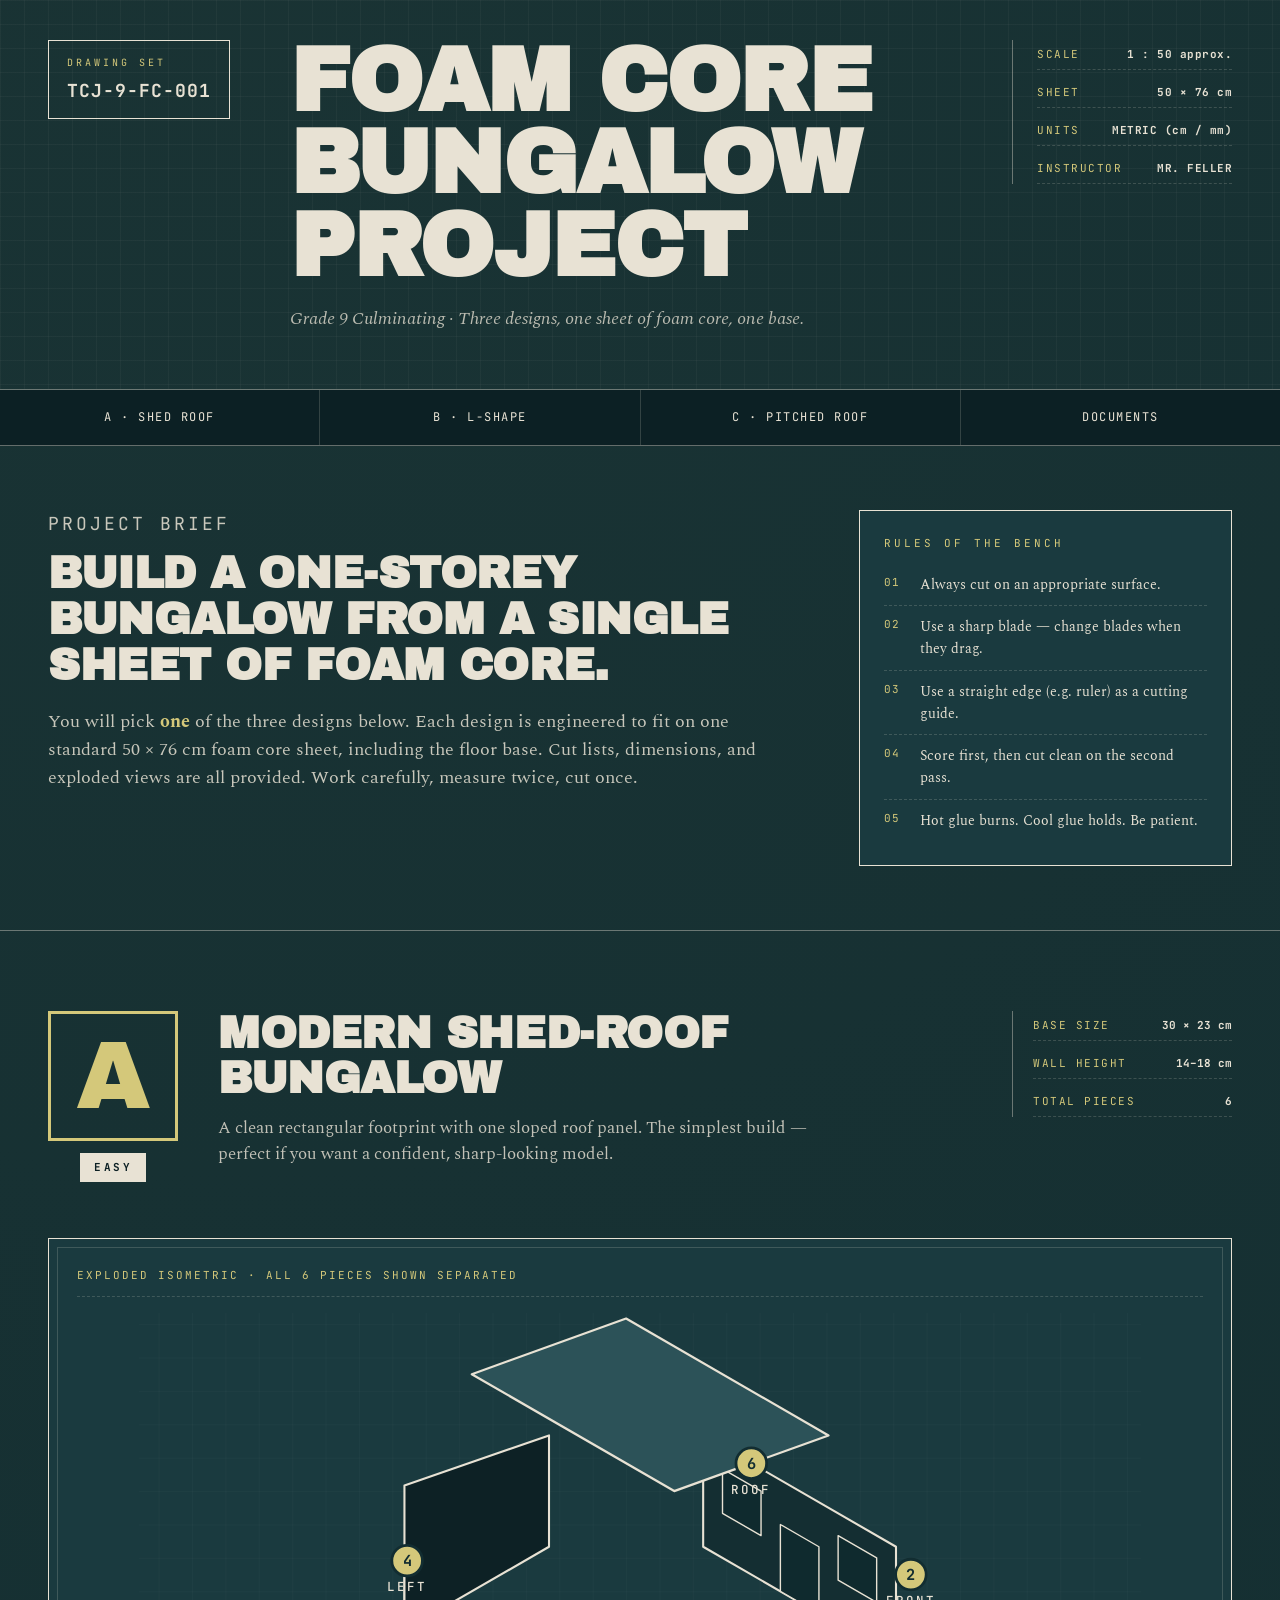
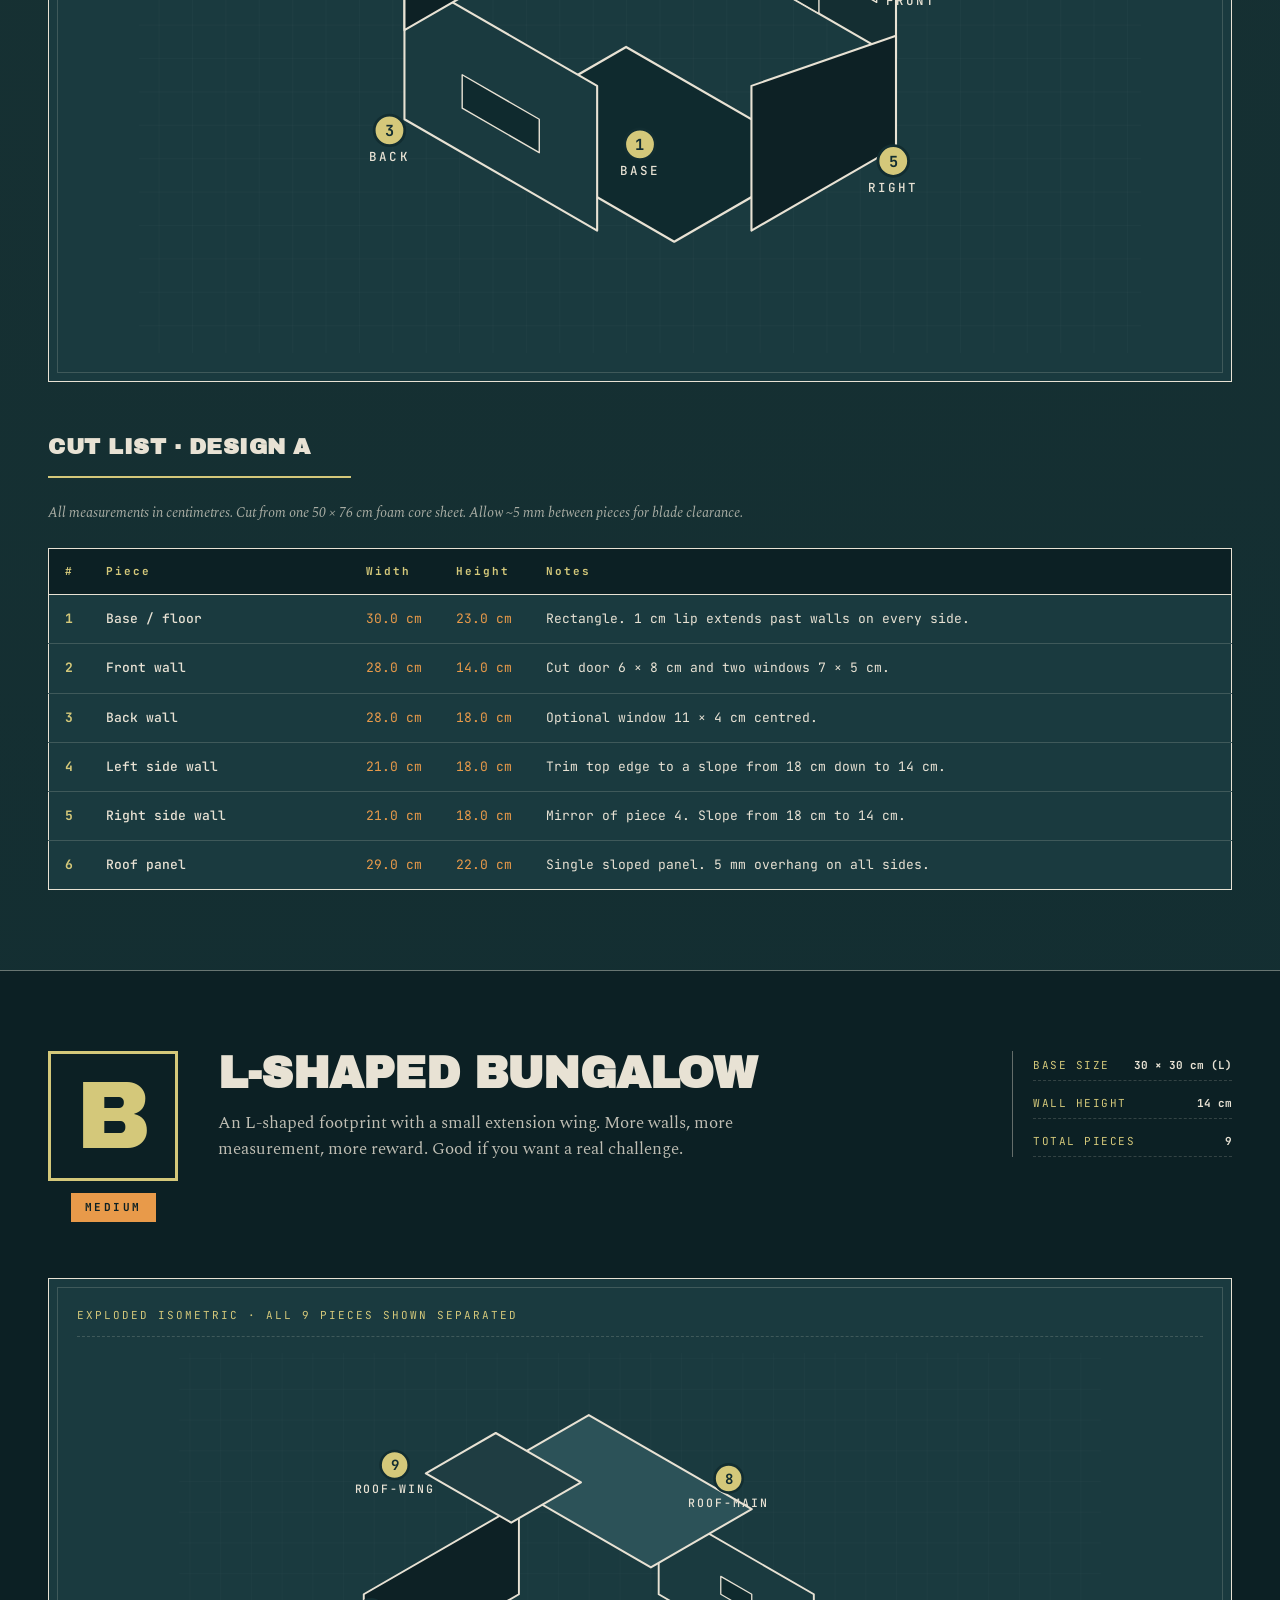
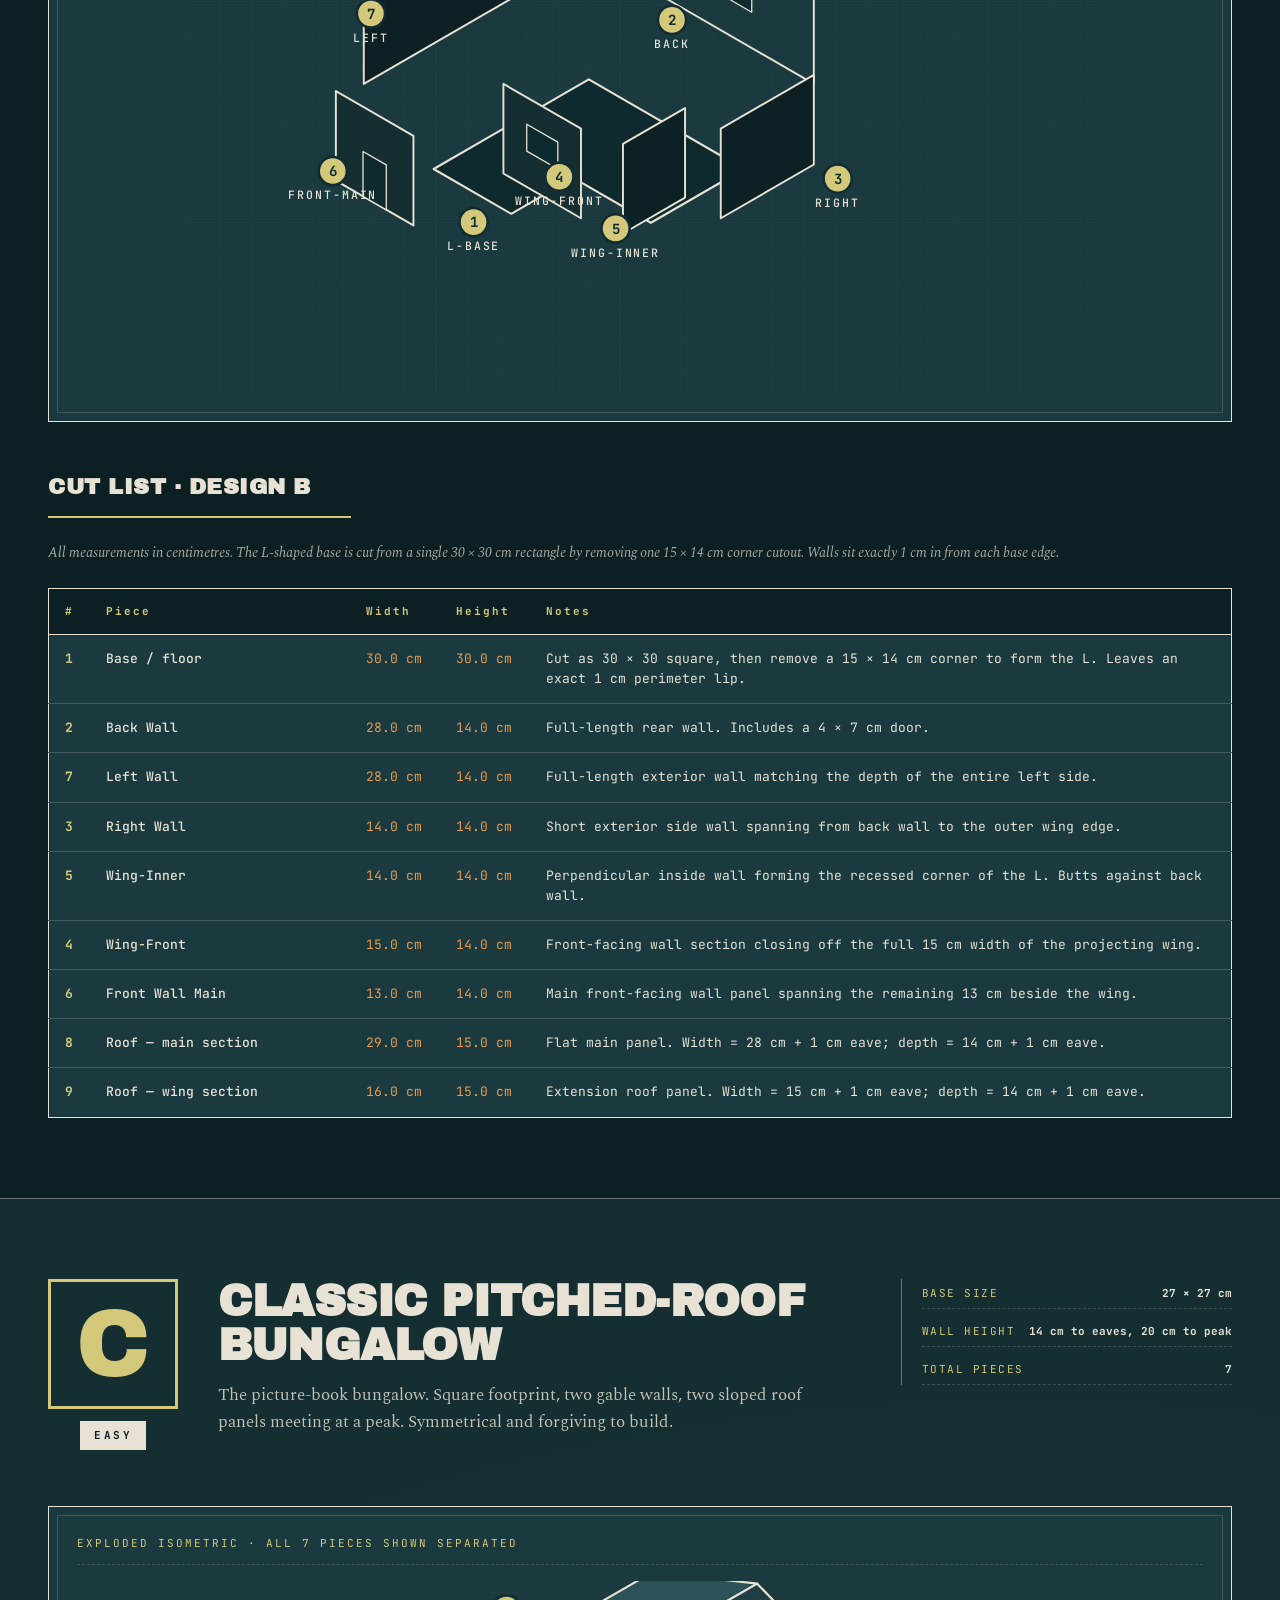
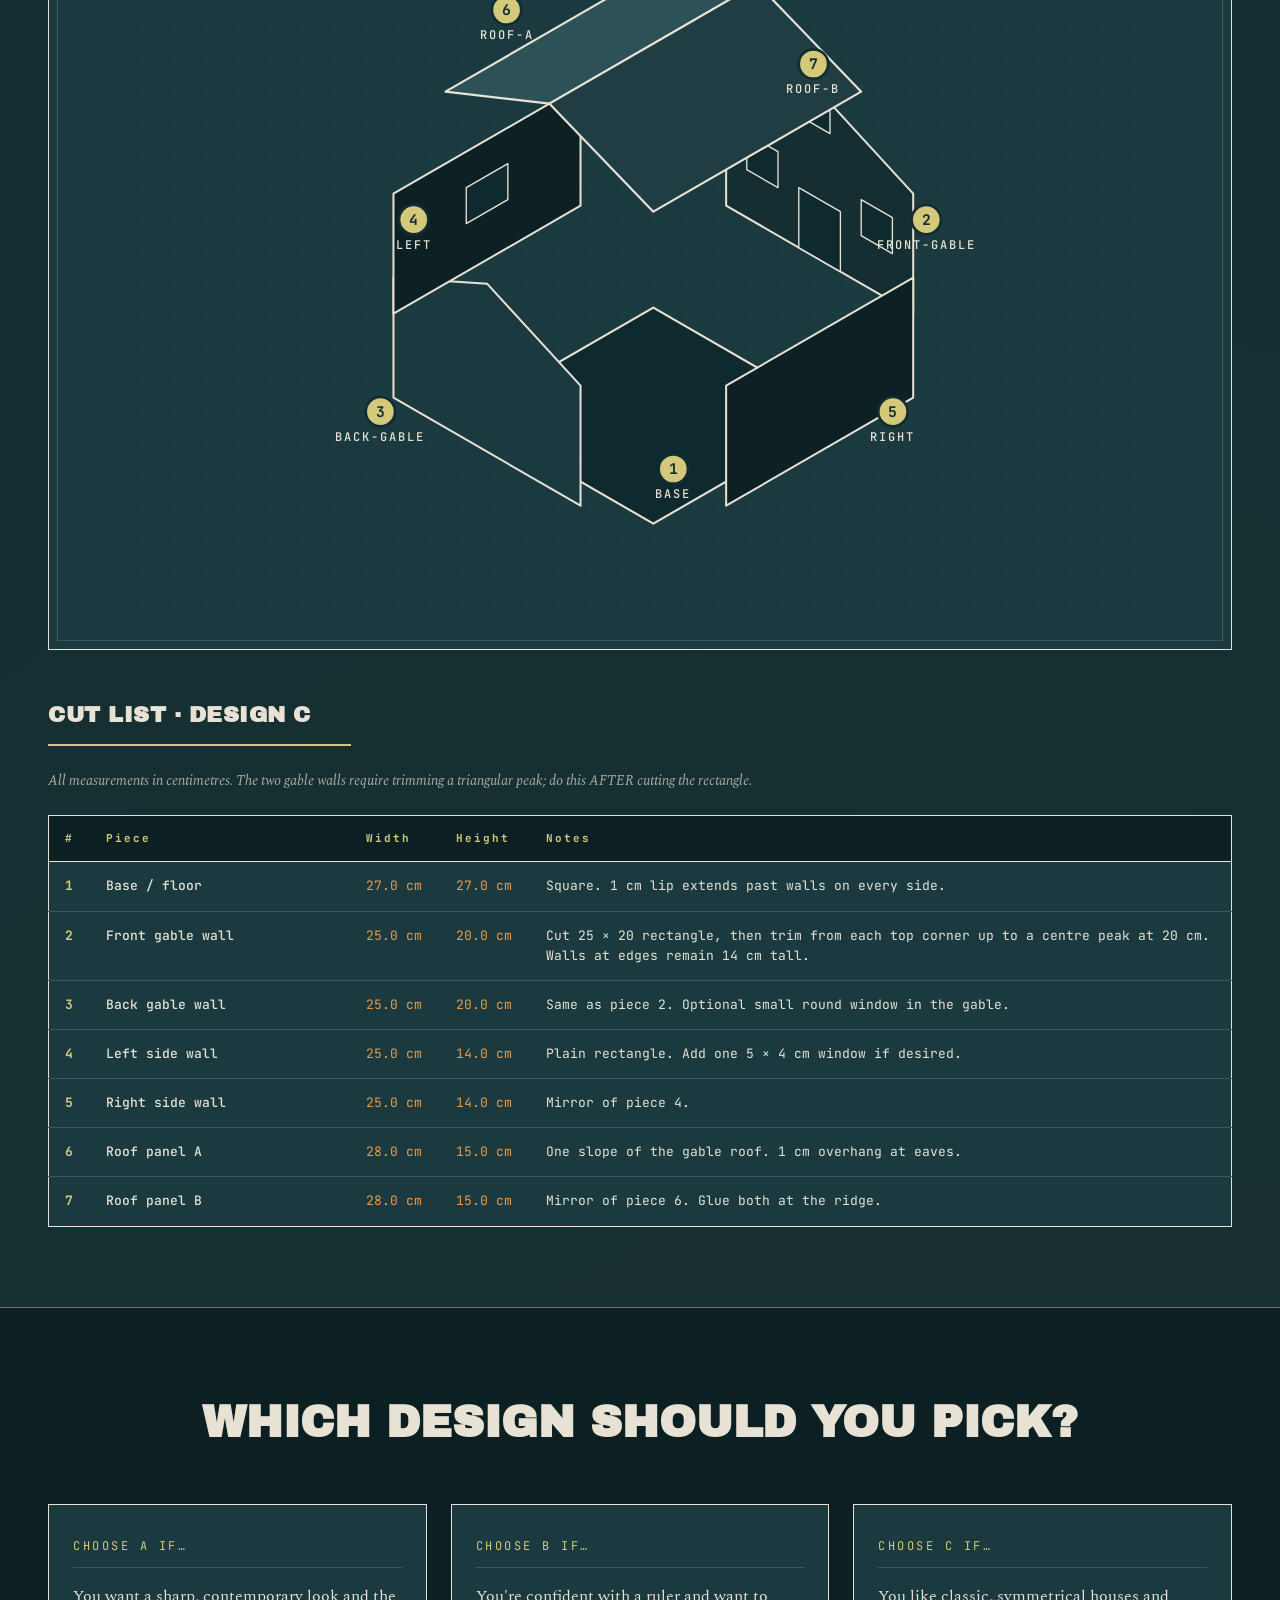
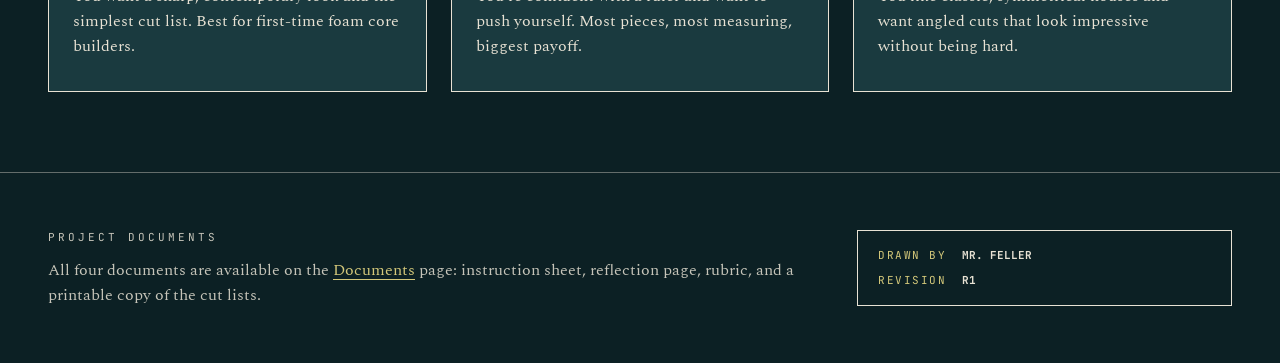
<file: index.html>
<!DOCTYPE html>
<html lang="en">
<head>
<meta charset="UTF-8" />
<meta name="viewport" content="width=device-width, initial-scale=1.0" />
<title>TCJ Foam Core Bungalow Project — Grade 9 Culminating</title>
<meta name="description" content="Three bungalow designs with cut lists for a Grade 9 foam core construction project." />
<link rel="preconnect" href="https://fonts.googleapis.com" />
<link rel="preconnect" href="https://fonts.gstatic.com" crossorigin />
<link href="https://fonts.googleapis.com/css2?family=Archivo+Black&family=JetBrains+Mono:wght@400;500;700&family=Spectral:ital,wght@0,400;0,600;1,400&display=swap" rel="stylesheet" />
<link rel="stylesheet" href="styles.css" />
</head>
<body>

<header class="masthead">
  <div class="masthead-inner">
    <div class="block-id">
      <span class="block-id-label">DRAWING SET</span>
      <span class="block-id-value">TCJ-9-FC-001</span>
    </div>
    <div class="title-block">
      <h1>Foam Core<br/>Bungalow<br/>Project</h1>
      <p class="tagline">Grade 9 Culminating · Three designs, one sheet of foam core, one base.</p>
    </div>
    <div class="meta-block">
      <div><span>SCALE</span><strong>1 : 50 approx.</strong></div>
      <div><span>SHEET</span><strong>50 × 76 cm</strong></div>
      <div><span>UNITS</span><strong>METRIC (cm / mm)</strong></div>
      <div><span>INSTRUCTOR</span><strong>MR. FELLER</strong></div>
    </div>
  </div>
  <div class="grid-overlay" aria-hidden="true"></div>
</header>

<nav class="design-nav" aria-label="Design navigation">
  <a href="#design-a">A · Shed Roof</a>
  <a href="#design-b">B · L-Shape</a>
  <a href="#design-c">C · Pitched Roof</a>
  <a href="documents.html">Documents</a>
</nav>

<section class="intro">
  <div class="intro-grid">
    <div class="intro-text">
      <p class="kicker">PROJECT BRIEF</p>
      <h2>Build a one-storey bungalow from a single sheet of foam core.</h2>
      <p>You will pick <strong>one</strong> of the three designs below. Each design is engineered to fit on one standard 50 × 76 cm foam core sheet, including the floor base. Cut lists, dimensions, and exploded views are all provided. Work carefully, measure twice, cut once.</p>
    </div>
    <aside class="intro-rules">
      <p class="kicker">RULES OF THE BENCH</p>
      <ol>
        <li>Always cut on an appropriate surface.</li>
        <li>Use a sharp blade — change blades when they drag.</li>
        <li>Use a straight edge (e.g. ruler) as a cutting guide.</li>
        <li>Score first, then cut clean on the second pass.</li>
        <li>Hot glue burns. Cool glue holds. Be patient.</li>
      </ol>
    </aside>
  </div>
</section>

<!-- ============= DESIGN A ============= -->
<section class="design" id="design-a">
  <div class="design-header">
    <div class="badge"><span class="badge-letter">A</span><span class="badge-pill">EASY</span></div>
    <div class="design-title">
      <h3>Modern Shed-Roof Bungalow</h3>
      <p>A clean rectangular footprint with one sloped roof panel. The simplest build — perfect if you want a confident, sharp-looking model.</p>
    </div>
    <div class="design-stats">
      <div><span>BASE SIZE</span><strong>30 × 23 cm</strong></div>
      <div><span>WALL HEIGHT</span><strong>14–18 cm</strong></div>
      <div><span>TOTAL PIECES</span><strong>6</strong></div>
    </div>
  </div>

  <div class="drawing-row single">
    <figure class="drawing wide">
      <figcaption>Exploded Isometric · all 6 pieces shown separated</figcaption>
      <svg viewBox="-350 -200 720 460" xmlns="http://www.w3.org/2000/svg" class="bp" preserveAspectRatio="xMidYMid meet">
<defs>
  <pattern id="iso-grid-a" width="24" height="24" patternUnits="userSpaceOnUse">
    <path d="M 24 0 L 0 0 0 24" fill="none" stroke="rgba(255,255,255,0.05)" stroke-width="0.5"/>
  </pattern>
</defs>
<rect x="-350" y="-200" width="720" height="460" fill="url(#iso-grid-a)"/>

<polygon points="0.0,40.0 138.6,120.0 34.6,180.0 -103.9,100.0" fill="#0f2a2e" stroke="#e8e2d4" stroke-width="1.6" stroke-linejoin="round"/>
<polygon points="55.4,-32.0 194.0,48.0 194.0,-32.0 55.4,-112.0" fill="#142e32" stroke="#e8e2d4" stroke-width="1.5" stroke-linejoin="round"/>
<polygon points="110.9,-0.0 138.6,16.0 138.6,-32.0 110.9,-48.0" fill="#0f2a2e" stroke="#e8e2d4" stroke-width="1" stroke-linejoin="round"/>
<polygon points="69.3,-56.0 97.0,-40.0 97.0,-72.0 69.3,-88.0" fill="#0f2a2e" stroke="#e8e2d4" stroke-width="1" stroke-linejoin="round"/>
<polygon points="152.4,-8.0 180.1,8.0 180.1,-24.0 152.4,-40.0" fill="#0f2a2e" stroke="#e8e2d4" stroke-width="1" stroke-linejoin="round"/>
<polygon points="-159.3,92.0 -20.8,172.0 -20.8,68.0 -159.3,-12.0" fill="#1a3a3f" stroke="#e8e2d4" stroke-width="1.5" stroke-linejoin="round"/>
<polygon points="-117.8,84.0 -62.4,116.0 -62.4,92.0 -117.8,60.0" fill="#0f2a2e" stroke="#e8e2d4" stroke-width="1" stroke-linejoin="round"/>
<polygon points="-55.4,-32.0 -159.3,28.0 -159.3,-76.0 -55.4,-112.0" fill="#0d2125" stroke="#e8e2d4" stroke-width="1.5" stroke-linejoin="round"/>
<polygon points="194.0,112.0 90.1,172.0 90.1,68.0 194.0,32.0" fill="#0d2125" stroke="#e8e2d4" stroke-width="1.5" stroke-linejoin="round"/>
<polygon points="0.0,-196.0 145.5,-112.0 34.6,-72.0 -110.9,-156.0" fill="#2c5258" stroke="#e8e2d4" stroke-width="1.6" stroke-linejoin="round"/>
<g><circle cx="10" cy="110.0" r="11" fill="#d4c87a" stroke="#122d31" stroke-width="2"/><text x="10" y="114.0" font-family="JetBrains Mono, monospace" font-size="11" font-weight="700" fill="#122d31" text-anchor="middle">1</text></g><text x="10" y="132.0" font-family="JetBrains Mono, monospace" font-size="9" fill="#e8e2d4" text-anchor="middle" letter-spacing="1.5" font-weight="500">BASE</text>
<g><circle cx="204.70765814495917" cy="-12.0" r="11" fill="#d4c87a" stroke="#122d31" stroke-width="2"/><text x="204.70765814495917" y="-8.0" font-family="JetBrains Mono, monospace" font-size="11" font-weight="700" fill="#122d31" text-anchor="middle">2</text></g><text x="204.70765814495917" y="10.0" font-family="JetBrains Mono, monospace" font-size="9" fill="#e8e2d4" text-anchor="middle" letter-spacing="1.5" font-weight="500">FRONT</text>
<g><circle cx="-170.06664199358164" cy="99.99999999999997" r="11" fill="#d4c87a" stroke="#122d31" stroke-width="2"/><text x="-170.06664199358164" y="103.99999999999997" font-family="JetBrains Mono, monospace" font-size="11" font-weight="700" fill="#122d31" text-anchor="middle">3</text></g><text x="-170.06664199358164" y="121.99999999999997" font-family="JetBrains Mono, monospace" font-size="9" fill="#e8e2d4" text-anchor="middle" letter-spacing="1.5" font-weight="500">BACK</text>
<g><circle cx="-157.3871500692704" cy="-22.0" r="11" fill="#d4c87a" stroke="#122d31" stroke-width="2"/><text x="-157.3871500692704" y="-18.0" font-family="JetBrains Mono, monospace" font-size="11" font-weight="700" fill="#122d31" text-anchor="middle">4</text></g><text x="-157.3871500692704" y="0.0" font-family="JetBrains Mono, monospace" font-size="9" fill="#e8e2d4" text-anchor="middle" letter-spacing="1.5" font-weight="500">LEFT</text>
<g><circle cx="192.02816622064796" cy="121.99999999999997" r="11" fill="#d4c87a" stroke="#122d31" stroke-width="2"/><text x="192.02816622064796" y="125.99999999999997" font-family="JetBrains Mono, monospace" font-size="11" font-weight="700" fill="#122d31" text-anchor="middle">5</text></g><text x="192.02816622064796" y="143.99999999999997" font-family="JetBrains Mono, monospace" font-size="9" fill="#e8e2d4" text-anchor="middle" letter-spacing="1.5" font-weight="500">RIGHT</text>    
<g><circle cx="90" cy="-92" r="11" fill="#d4c87a" stroke="#122d31" stroke-width="2"/><text x="90" y="-88" font-family="JetBrains Mono, monospace" font-size="11" font-weight="700" fill="#122d31" text-anchor="middle">6</text></g><text x="90" y="-70" font-family="JetBrains Mono, monospace" font-size="9" fill="#e8e2d4" text-anchor="middle" letter-spacing="1.5" font-weight="500">ROOF</text>
</svg>    
    </figure>
  </div>

  <div class="cutlist-section">
    <h4>Cut List · Design A</h4>
    <p class="cutlist-note">All measurements in centimetres. Cut from one 50 × 76 cm foam core sheet. Allow ~5 mm between pieces for blade clearance.</p>
    <table class="cutlist">
      <thead>
        <tr><th>#</th><th>Piece</th><th>Width</th><th>Height</th><th>Notes</th></tr>
      </thead>
      <tbody>
        <tr><td>1</td><td>Base / floor</td><td>30.0 cm</td><td>23.0 cm</td><td>Rectangle. 1 cm lip extends past walls on every side.</td></tr>
        <tr><td>2</td><td>Front wall</td><td>28.0 cm</td><td>14.0 cm</td><td>Cut door 6 × 8 cm and two windows 7 × 5 cm.</td></tr>
        <tr><td>3</td><td>Back wall</td><td>28.0 cm</td><td>18.0 cm</td><td>Optional window 11 × 4 cm centred.</td></tr>
        <tr><td>4</td><td>Left side wall</td><td>21.0 cm</td><td>18.0 cm</td><td>Trim top edge to a slope from 18 cm down to 14 cm.</td></tr>
        <tr><td>5</td><td>Right side wall</td><td>21.0 cm</td><td>18.0 cm</td><td>Mirror of piece 4. Slope from 18 cm to 14 cm.</td></tr>
        <tr><td>6</td><td>Roof panel</td><td>29.0 cm</td><td>22.0 cm</td><td>Single sloped panel. 5 mm overhang on all sides.</td></tr>
      </tbody>
    </table>
  </div>
</section>

<!-- ============= DESIGN B ============= -->
<section class="design alt" id="design-b">
  <div class="design-header">
    <div class="badge"><span class="badge-letter">B</span><span class="badge-pill medium">MEDIUM</span></div>
    <div class="design-title">
      <h3>L-Shaped Bungalow</h3>
      <p>An L-shaped footprint with a small extension wing. More walls, more measurement, more reward. Good if you want a real challenge.</p>
    </div>
    <div class="design-stats">
      <div><span>BASE SIZE</span><strong>30 × 30 cm (L)</strong></div>
      <div><span>WALL HEIGHT</span><strong>14 cm</strong></div>
      <div><span>TOTAL PIECES</span><strong>9</strong></div>
    </div>
  </div>

  <div class="drawing-row single">
    <figure class="drawing wide">
      <figcaption>Exploded Isometric · all 9 pieces shown separated</figcaption>
      <svg viewBox="-320 -220 720 500" xmlns="http://www.w3.org/2000/svg" class="bp" preserveAspectRatio="xMidYMid meet">
<defs>
  <pattern id="iso-grid-b" width="24" height="24" patternUnits="userSpaceOnUse">
    <path d="M 24 0 L 0 0 0 24" fill="none" stroke="rgba(255,255,255,0.05)" stroke-width="0.5"/>
  </pattern>
</defs>
<rect x="-320" y="-220" width="720" height="500" fill="url(#iso-grid-b)"/>

<polygon points="0.0,35.0 121.2,105.0 48.5,147.0 -12.1,112.0 -60.6,140.0 -121.2,105.0" fill="#0f2a2e" stroke="#e8e2d4" stroke-width="1.6" stroke-linejoin="round"/>
<polygon points="54.6,-31.5 175.8,38.5 175.8,-31.5 54.6,-101.5" fill="#1a3a3f" stroke="#e8e2d4" stroke-width="1.5" stroke-linejoin="round"/>
<polygon points="103.1,-31.5 127.3,-17.5 127.3,-31.5 103.1,-45.5" fill="#0f2a2e" stroke="#e8e2d4" stroke-width="1" stroke-linejoin="round"/>
<polygon points="-54.6,-31.5 -175.8,38.5 -175.8,-31.5 -54.6,-101.5" fill="#0d2125" stroke="#e8e2d4" stroke-width="1.5" stroke-linejoin="round"/>
<polygon points="175.8,101.5 103.1,143.5 103.1,73.5 175.8,31.5" fill="#0d2125" stroke="#e8e2d4" stroke-width="1.5" stroke-linejoin="round"/>
<polygon points="-197.6,114.1 -137.0,149.1 -137.0,79.1 -197.6,44.1" fill="#142e32" stroke="#e8e2d4" stroke-width="1.5" stroke-linejoin="round"/>
<polygon points="-176.4,126.3 -158.2,136.8 -158.2,101.8 -176.4,91.3" fill="#0f2a2e" stroke="#e8e2d4" stroke-width="1" stroke-linejoin="round"/>
<polygon points="-66.7,108.5 -6.1,143.5 -6.1,73.5 -66.7,38.5" fill="#142e32" stroke="#e8e2d4" stroke-width="1.5" stroke-linejoin="round"/>
<polygon points="-48.5,91.0 -24.2,105.0 -24.2,84.0 -48.5,70.0" fill="#0f2a2e" stroke="#e8e2d4" stroke-width="1" stroke-linejoin="round"/>
<polygon points="75.2,127.4 26.7,155.4 26.7,85.4 75.2,57.4" fill="#0d2125" stroke="#e8e2d4" stroke-width="1.5" stroke-linejoin="round"/>
<polygon points="0.0,-171.5 127.3,-98.0 48.5,-52.5 -78.8,-126.0" fill="#2c5258" stroke="#e8e2d4" stroke-width="1.6" stroke-linejoin="round"/>
<polygon points="-72.7,-157.5 -6.1,-119.0 -60.6,-87.5 -127.3,-126.0" fill="#1f3d42" stroke="#e8e2d4" stroke-width="1.6" stroke-linejoin="round"/>

<g><circle cx="-90" cy="146.5" r="11" fill="#d4c87a" stroke="#122d31" stroke-width="2"/><text x="-90" y="150.5" font-family="JetBrains Mono, monospace" font-size="11" font-weight="700" fill="#122d31" text-anchor="middle">1</text></g><text x="-90" y="168.5" font-family="JetBrains Mono, monospace" font-size="9" fill="#e8e2d4" text-anchor="middle" letter-spacing="1.5" font-weight="500">L-BASE</text>
<g><circle cx="65" cy="-11.5" r="11" fill="#d4c87a" stroke="#122d31" stroke-width="2"/><text x="65" y="-7.5" font-family="JetBrains Mono, monospace" font-size="11" font-weight="700" fill="#122d31" text-anchor="middle">2</text></g><text x="65" y="10.5" font-family="JetBrains Mono, monospace" font-size="9" fill="#e8e2d4" text-anchor="middle" letter-spacing="1.5" font-weight="500">BACK</text>
<g><circle cx="194.43009000929464" cy="112.49999999999997" r="11" fill="#d4c87a" stroke="#122d31" stroke-width="2"/><text x="194.43009000929464" y="116.49999999999997" font-family="JetBrains Mono, monospace" font-size="11" font-weight="700" fill="#122d31" text-anchor="middle">3</text></g><text x="194.43009000929464" y="134.49999999999997" font-family="JetBrains Mono, monospace" font-size="9" fill="#e8e2d4" text-anchor="middle" letter-spacing="1.5" font-weight="500">RIGHT</text>
<g><circle cx="-23" cy="110.99999999999997" r="11" fill="#d4c87a" stroke="#122d31" stroke-width="2"/><text x="-23" y="114.99999999999997" font-family="JetBrains Mono, monospace" font-size="11" font-weight="700" fill="#122d31" text-anchor="middle">4</text></g><text x="-23" y="132.99999999999997" font-family="JetBrains Mono, monospace" font-size="9" fill="#e8e2d4" text-anchor="middle" letter-spacing="1.5" font-weight="500">WING-FRONT</text>
<g><circle cx="20.922293742524985" cy="151.39999999999998" r="11" fill="#d4c87a" stroke="#122d31" stroke-width="2"/><text x="20.922293742524985" y="155.39999999999998" font-family="JetBrains Mono, monospace" font-size="11" font-weight="700" fill="#122d31" text-anchor="middle">5</text></g><text x="20.922293742524985" y="173.39999999999998" font-family="JetBrains Mono, monospace" font-size="9" fill="#e8e2d4" text-anchor="middle" letter-spacing="1.5" font-weight="500">WING-INNER</text>
<g><circle cx="-200" cy="106.59999999999998" r="11" fill="#d4c87a" stroke="#122d31" stroke-width="2"/><text x="-200" y="110.59999999999998" font-family="JetBrains Mono, monospace" font-size="11" font-weight="700" fill="#122d31" text-anchor="middle">6</text></g><text x="-200" y="128.59999999999997" font-family="JetBrains Mono, monospace" font-size="9" fill="#e8e2d4" text-anchor="middle" letter-spacing="1.5" font-weight="500">FRONT-MAIN</text>
<g><circle cx="-170.18137870333035" cy="-16.5" r="11" fill="#d4c87a" stroke="#122d31" stroke-width="2"/><text x="-170.18137870333035" y="-12.5" font-family="JetBrains Mono, monospace" font-size="11" font-weight="700" fill="#122d31" text-anchor="middle">7</text></g><text x="-170.18137870333035" y="5.5" font-family="JetBrains Mono, monospace" font-size="9" fill="#e8e2d4" text-anchor="middle" letter-spacing="1.5" font-weight="500">LEFT</text>
<g><circle cx="109.24871130596429" cy="-122.0" r="11" fill="#d4c87a" stroke="#122d31" stroke-width="2"/><text x="109.24871130596429" y="-118.0" font-family="JetBrains Mono, monospace" font-size="11" font-weight="700" fill="#122d31" text-anchor="middle">8</text></g><text x="109.24871130596429" y="-100.0" font-family="JetBrains Mono, monospace" font-size="9" fill="#e8e2d4" text-anchor="middle" letter-spacing="1.5" font-weight="500">ROOF-MAIN</text>
<g><circle cx="-151.6839560914018" cy="-132.5" r="11" fill="#d4c87a" stroke="#122d31" stroke-width="2"/><text x="-151.6839560914018" y="-128.5" font-family="JetBrains Mono, monospace" font-size="11" font-weight="700" fill="#122d31" text-anchor="middle">9</text></g><text x="-151.6839560914018" y="-110.5" font-family="JetBrains Mono, monospace" font-size="9" fill="#e8e2d4" text-anchor="middle" letter-spacing="1.5" font-weight="500">ROOF-WING</text>
</svg>
    </figure>
  </div>

  <div class="cutlist-section">
    <h4>Cut List · Design B</h4>
    <p class="cutlist-note">All measurements in centimetres. The L-shaped base is cut from a single 30 × 30 cm rectangle by removing one 15 × 14 cm corner cutout. Walls sit exactly 1 cm in from each base edge.</p>
    <table class="cutlist">
      <thead>
        <tr><th>#</th><th>Piece</th><th>Width</th><th>Height</th><th>Notes</th></tr>
      </thead>
        <tbody>
          <tr><td>1</td><td>Base / floor</td><td>30.0 cm</td><td>30.0 cm</td><td>Cut as 30 × 30 square, then remove a 15 × 14 cm corner to form the L. Leaves an exact 1 cm perimeter lip.</td></tr>
          <tr><td>2</td><td>Back Wall</td><td>28.0 cm</td><td>14.0 cm</td><td>Full-length rear wall. Includes a 4 × 7 cm door.</td></tr>
          <tr><td>7</td><td>Left Wall</td><td>28.0 cm</td><td>14.0 cm</td><td>Full-length exterior wall matching the depth of the entire left side.</td></tr>
          <tr><td>3</td><td>Right Wall</td><td>14.0 cm</td><td>14.0 cm</td><td>Short exterior side wall spanning from back wall to the outer wing edge.</td></tr>
          <tr><td>5</td><td>Wing-Inner</td><td>14.0 cm</td><td>14.0 cm</td><td>Perpendicular inside wall forming the recessed corner of the L. Butts against back wall.</td></tr>
          <tr><td>4</td><td>Wing-Front</td><td>15.0 cm</td><td>14.0 cm</td><td>Front-facing wall section closing off the full 15 cm width of the projecting wing.</td></tr>
          <tr><td>6</td><td>Front Wall Main</td><td>13.0 cm</td><td>14.0 cm</td><td>Main front-facing wall panel spanning the remaining 13 cm beside the wing.</td></tr>
          <tr><td>8</td><td>Roof — main section</td><td>29.0 cm</td><td>15.0 cm</td><td>Flat main panel. Width = 28 cm + 1 cm eave; depth = 14 cm + 1 cm eave.</td></tr>
          <tr><td>9</td><td>Roof — wing section</td><td>16.0 cm</td><td>15.0 cm</td><td>Extension roof panel. Width = 15 cm + 1 cm eave; depth = 14 cm + 1 cm eave.</td></tr>
      </tbody>
    </table>
  </div>
</section>
  
<!-- ============= DESIGN C ============= -->
<section class="design" id="design-c">
  <div class="design-header">
    <div class="badge"><span class="badge-letter">C</span><span class="badge-pill">EASY</span></div>
    <div class="design-title">
      <h3>Classic Pitched-Roof Bungalow</h3>
      <p>The picture-book bungalow. Square footprint, two gable walls, two sloped roof panels meeting at a peak. Symmetrical and forgiving to build.</p>
    </div>
    <div class="design-stats">
      <div><span>BASE SIZE</span><strong>27 × 27 cm</strong></div>
      <div><span>WALL HEIGHT</span><strong>14 cm to eaves, 20 cm to peak</strong></div>
      <div><span>TOTAL PIECES</span><strong>7</strong></div>
    </div>
  </div>

  <div class="drawing-row single">
    <figure class="drawing wide">
      <figcaption>Exploded Isometric · all 7 pieces shown separated</figcaption>
      <svg viewBox="-390 -200 760 480" xmlns="http://www.w3.org/2000/svg" class="bp" preserveAspectRatio="xMidYMid meet">
<defs>
  <pattern id="iso-grid-c" width="24" height="24" patternUnits="userSpaceOnUse">
    <path d="M 24 0 L 0 0 0 24" fill="none" stroke="rgba(255,255,255,0.05)" stroke-width="0.5"/>
  </pattern>
</defs>
<rect x="-390" y="-200" width="760" height="480" fill="url(#iso-grid-c)"/>

<polygon points="0.0,45.0 140.3,126.0 0.0,207.0 -140.3,126.0" fill="#0f2a2e" stroke="#e8e2d4" stroke-width="1.6" stroke-linejoin="round"/>
<polygon points="54.6,-31.5 194.9,49.5 194.9,-40.5 124.7,-117.0 54.6,-121.5" fill="#142e32" stroke="#e8e2d4" stroke-width="1.5" stroke-linejoin="round"/>
<polygon points="109.1,-0.0 140.3,18.0 140.3,-27.0 109.1,-45.0" fill="#0f2a2e" stroke="#e8e2d4" stroke-width="1" stroke-linejoin="round"/>
<polygon points="70.1,-58.5 93.5,-45.0 93.5,-72.0 70.1,-85.5" fill="#0f2a2e" stroke="#e8e2d4" stroke-width="1" stroke-linejoin="round"/>
<polygon points="155.9,-9.0 179.3,4.5 179.3,-22.5 155.9,-36.0" fill="#0f2a2e" stroke="#e8e2d4" stroke-width="1" stroke-linejoin="round"/>
<polygon points="116.9,-94.5 132.5,-85.5 132.5,-103.5 116.9,-112.5" fill="#0f2a2e" stroke="#e8e2d4" stroke-width="1" stroke-linejoin="round"/>
<polygon points="-194.9,112.5 -54.6,193.5 -54.6,103.5 -124.7,27.0 -194.9,22.5" fill="#1a3a3f" stroke="#e8e2d4" stroke-width="1.5" stroke-linejoin="round"/>
<polygon points="-54.6,-31.5 -194.9,49.5 -194.9,-40.5 -54.6,-121.5" fill="#0d2125" stroke="#e8e2d4" stroke-width="1.5" stroke-linejoin="round"/>
<polygon points="-109.1,-36.0 -140.3,-18.0 -140.3,-45.0 -109.1,-63.0" fill="#0f2a2e" stroke="#e8e2d4" stroke-width="1" stroke-linejoin="round"/>
<polygon points="194.9,112.5 54.6,193.5 54.6,103.5 194.9,22.5" fill="#0d2125" stroke="#e8e2d4" stroke-width="1.5" stroke-linejoin="round"/>
<polygon points="0.0,-207.0 -155.9,-117.0 -77.9,-108.0 77.9,-198.0" fill="#2c5258" stroke="#e8e2d4" stroke-width="1.6" stroke-linejoin="round"/>
<polygon points="77.9,-198.0 -77.9,-108.0 0.0,-27.0 155.9,-117.0" fill="#1f3d42" stroke="#e8e2d4" stroke-width="1.6" stroke-linejoin="round"/>
<g><circle cx="15" cy="166.0" r="11" fill="#d4c87a" stroke="#122d31" stroke-width="2"/><text x="15" y="170.0" font-family="JetBrains Mono, monospace" font-size="11" font-weight="700" fill="#122d31" text-anchor="middle">1</text></g><text x="15" y="188.0" font-family="JetBrains Mono, monospace" font-size="9" fill="#e8e2d4" text-anchor="middle" letter-spacing="1.5" font-weight="500">BASE</text>
<g><circle cx="204.70765814495917" cy="-21.0" r="11" fill="#d4c87a" stroke="#122d31" stroke-width="2"/><text x="204.70765814495917" y="-17.0" font-family="JetBrains Mono, monospace" font-size="11" font-weight="700" fill="#122d31" text-anchor="middle">2</text></g><text x="204.70765814495917" y="1.0" font-family="JetBrains Mono, monospace" font-size="9" fill="#e8e2d4" text-anchor="middle" letter-spacing="1.5" font-weight="500">FRONT-GABLE</text>
<g><circle cx="-204.70765814495917" cy="122.99999999999997" r="11" fill="#d4c87a" stroke="#122d31" stroke-width="2"/><text x="-204.70765814495917" y="126.99999999999997" font-family="JetBrains Mono, monospace" font-size="11" font-weight="700" fill="#122d31" text-anchor="middle">3</text></g><text x="-204.70765814495917" y="144.99999999999997" font-family="JetBrains Mono, monospace" font-size="9" fill="#e8e2d4" text-anchor="middle" letter-spacing="1.5" font-weight="500">BACK-GABLE</text>
<g><circle cx="-179.70765814495917" cy="-21.0" r="11" fill="#d4c87a" stroke="#122d31" stroke-width="2"/><text x="-179.70765814495917" y="-17.0" font-family="JetBrains Mono, monospace" font-size="11" font-weight="700" fill="#122d31" text-anchor="middle">4</text></g><text x="-179.70765814495917" y="1.0" font-family="JetBrains Mono, monospace" font-size="9" fill="#e8e2d4" text-anchor="middle" letter-spacing="1.5" font-weight="500">LEFT</text>
<g><circle cx="179.70765814495917" cy="122.99999999999997" r="11" fill="#d4c87a" stroke="#122d31" stroke-width="2"/><text x="179.70765814495917" y="126.99999999999997" font-family="JetBrains Mono, monospace" font-size="11" font-weight="700" fill="#122d31" text-anchor="middle">5</text></g><text x="179.70765814495917" y="144.99999999999997" font-family="JetBrains Mono, monospace" font-size="9" fill="#e8e2d4" text-anchor="middle" letter-spacing="1.5" font-weight="500">RIGHT</text>
<g><circle cx="-110.07402885326977" cy="-178.25" r="11" fill="#d4c87a" stroke="#122d31" stroke-width="2"/><text x="-110.07402885326977" y="-174.25" font-family="JetBrains Mono, monospace" font-size="11" font-weight="700" fill="#122d31" text-anchor="middle">6</text></g><text x="-110.07402885326977" y="-156.25" font-family="JetBrains Mono, monospace" font-size="9" fill="#e8e2d4" text-anchor="middle" letter-spacing="1.5" font-weight="500">ROOF-A</text>
<g><circle cx="120.07402885326977" cy="-137.75000000000003" r="11" fill="#d4c87a" stroke="#122d31" stroke-width="2"/><text x="120.07402885326977" y="-133.75000000000003" font-family="JetBrains Mono, monospace" font-size="11" font-weight="700" fill="#122d31" text-anchor="middle">7</text></g><text x="120.07402885326977" y="-115.75000000000003" font-family="JetBrains Mono, monospace" font-size="9" fill="#e8e2d4" text-anchor="middle" letter-spacing="1.5" font-weight="500">ROOF-B</text>
</svg>
    </figure>
  </div>

  <div class="cutlist-section">
    <h4>Cut List · Design C</h4>
    <p class="cutlist-note">All measurements in centimetres. The two gable walls require trimming a triangular peak; do this AFTER cutting the rectangle.</p>
    <table class="cutlist">
      <thead>
        <tr><th>#</th><th>Piece</th><th>Width</th><th>Height</th><th>Notes</th></tr>
      </thead>
      <tbody>
        <tr><td>1</td><td>Base / floor</td><td>27.0 cm</td><td>27.0 cm</td><td>Square. 1 cm lip extends past walls on every side.</td></tr>
        <tr><td>2</td><td>Front gable wall</td><td>25.0 cm</td><td>20.0 cm</td><td>Cut 25 × 20 rectangle, then trim from each top corner up to a centre peak at 20 cm. Walls at edges remain 14 cm tall.</td></tr>
        <tr><td>3</td><td>Back gable wall</td><td>25.0 cm</td><td>20.0 cm</td><td>Same as piece 2. Optional small round window in the gable.</td></tr>
        <tr><td>4</td><td>Left side wall</td><td>25.0 cm</td><td>14.0 cm</td><td>Plain rectangle. Add one 5 × 4 cm window if desired.</td></tr>
        <tr><td>5</td><td>Right side wall</td><td>25.0 cm</td><td>14.0 cm</td><td>Mirror of piece 4.</td></tr>
        <tr><td>6</td><td>Roof panel A</td><td>28.0 cm</td><td>15.0 cm</td><td>One slope of the gable roof. 1 cm overhang at eaves.</td></tr>
        <tr><td>7</td><td>Roof panel B</td><td>28.0 cm</td><td>15.0 cm</td><td>Mirror of piece 6. Glue both at the ridge.</td></tr>
      </tbody>
    </table>
  </div>
</section>

<!-- ============= COMPARISON ============= -->
<section class="compare">
  <h3>Which Design Should You Pick?</h3>
  <div class="compare-grid">
    <div class="compare-card">
      <span class="compare-label">CHOOSE A IF…</span>
      <p>You want a sharp, contemporary look and the simplest cut list. Best for first-time foam core builders.</p>
    </div>
    <div class="compare-card">
      <span class="compare-label">CHOOSE B IF…</span>
      <p>You're confident with a ruler and want to push yourself. Most pieces, most measuring, biggest payoff.</p>
    </div>
    <div class="compare-card">
      <span class="compare-label">CHOOSE C IF…</span>
      <p>You like classic, symmetrical houses and want angled cuts that look impressive without being hard.</p>
    </div>
  </div>
</section>

<footer class="endplate">
  <div class="endplate-inner">
    <div>
      <p class="kicker">PROJECT DOCUMENTS</p>
      <p>All four documents are available on the <a href="documents.html">Documents</a> page: instruction sheet, reflection page, rubric, and a printable copy of the cut lists.</p>
    </div>
    <div class="signoff">
      <span>DRAWN BY</span><strong>MR. FELLER</strong>
      <span>REVISION</span><strong>R1</strong>
    </div>
  </div>
</footer>

</body>
</html>
</file>
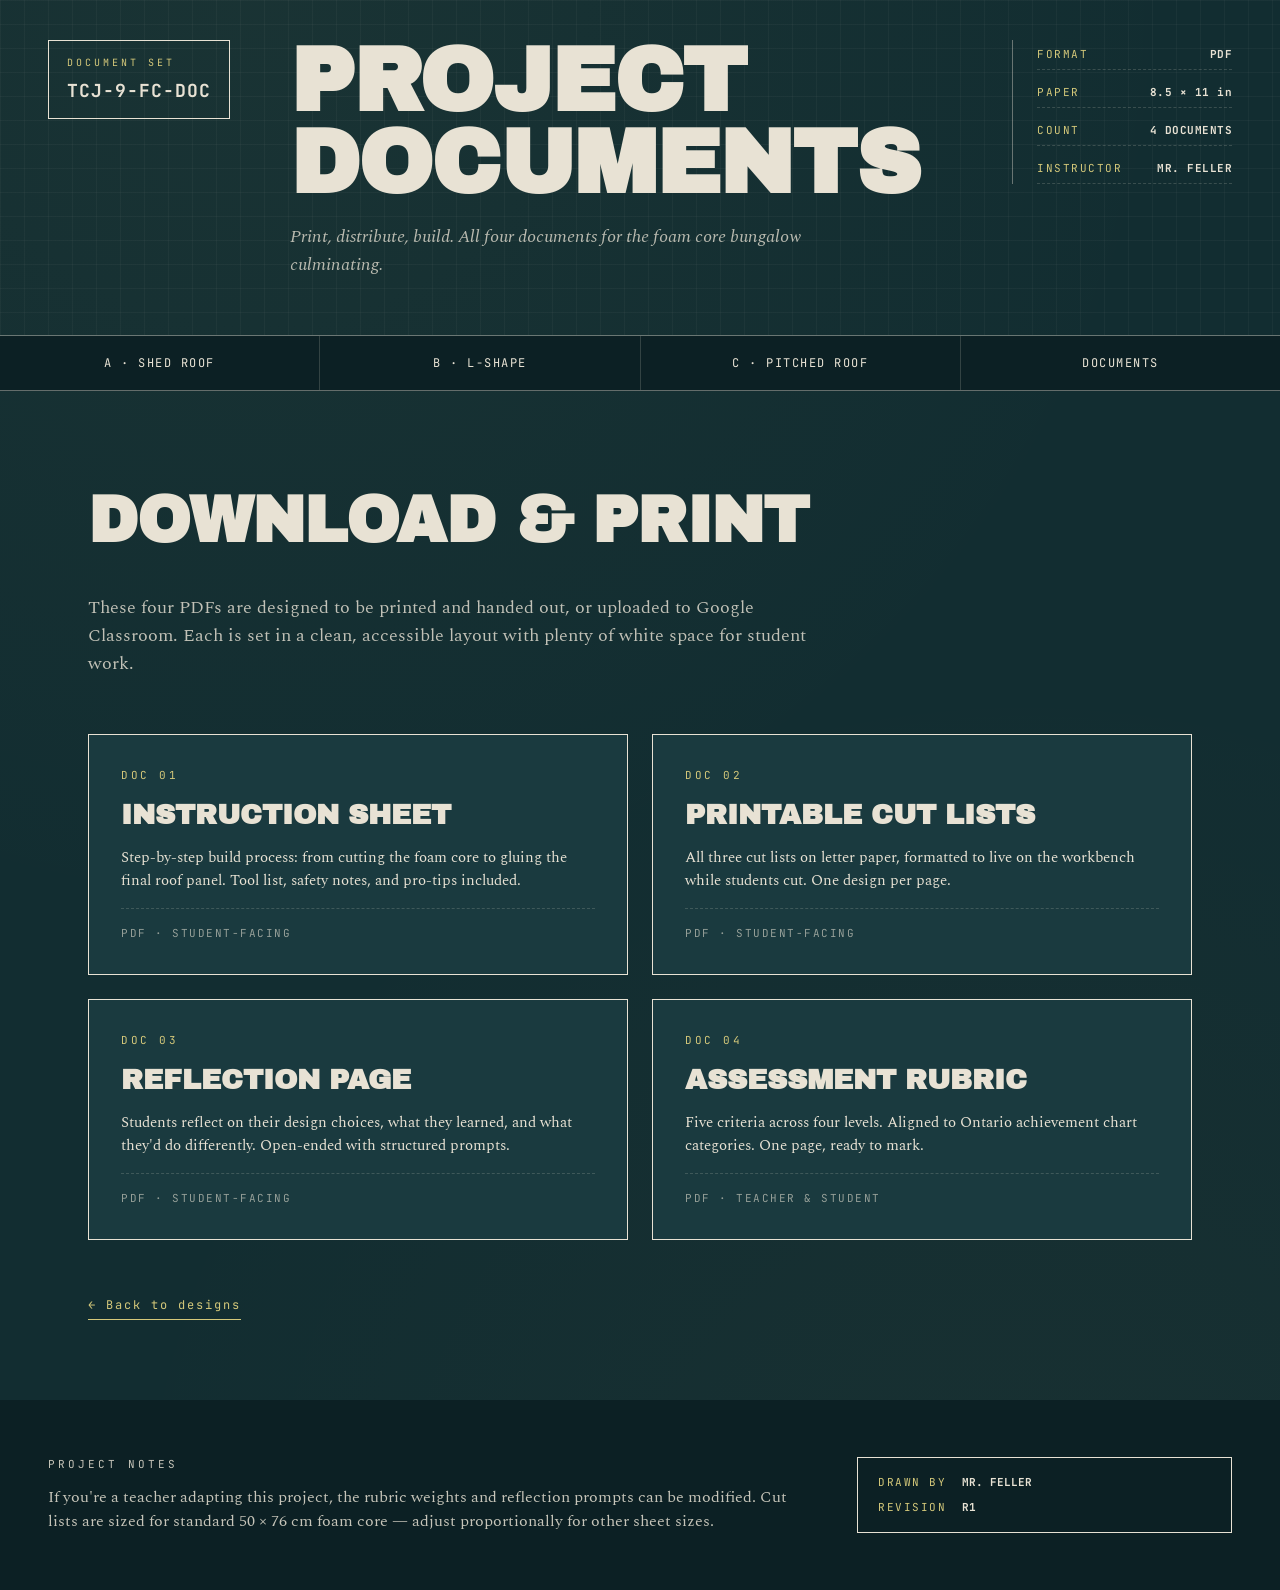
<file: documents.html>
<!DOCTYPE html>
<html lang="en">
<head>
<meta charset="UTF-8" />
<meta name="viewport" content="width=device-width, initial-scale=1.0" />
<title>Documents — TCJ Foam Core Bungalow Project</title>
<link rel="preconnect" href="https://fonts.googleapis.com" />
<link rel="preconnect" href="https://fonts.gstatic.com" crossorigin />
<link href="https://fonts.googleapis.com/css2?family=Archivo+Black&family=JetBrains+Mono:wght@400;500;700&family=Spectral:ital,wght@0,400;0,600;1,400&display=swap" rel="stylesheet" />
<link rel="stylesheet" href="styles.css" />
</head>
<body>

<header class="masthead">
  <div class="masthead-inner">
    <div class="block-id">
      <span class="block-id-label">DOCUMENT SET</span>
      <span class="block-id-value">TCJ-9-FC-DOC</span>
    </div>
    <div class="title-block">
      <h1>Project<br/>Documents</h1>
      <p class="tagline">Print, distribute, build. All four documents for the foam core bungalow culminating.</p>
    </div>
    <div class="meta-block">
      <div><span>FORMAT</span><strong>PDF</strong></div>
      <div><span>PAPER</span><strong>8.5 × 11 in</strong></div>
      <div><span>COUNT</span><strong>4 DOCUMENTS</strong></div>
      <div><span>INSTRUCTOR</span><strong>MR. FELLER</strong></div>
    </div>
  </div>
  <div class="grid-overlay" aria-hidden="true"></div>
</header>

<nav class="design-nav">
  <a href="index.html#design-a">A · Shed Roof</a>
  <a href="index.html#design-b">B · L-Shape</a>
  <a href="index.html#design-c">C · Pitched Roof</a>
  <a href="documents.html">Documents</a>
</nav>

<main class="docs-page">
  <h2>Download &amp; Print</h2>
  <p>These four PDFs are designed to be printed and handed out, or uploaded to Google Classroom. Each is set in a clean, accessible layout with plenty of white space for student work.</p>

  <div class="docs-grid">
    <a class="doc-card" href="TCJ_Bungalow_Instructions.pdf" download>
      <span class="doc-num">DOC 01</span>
      <h3>Instruction Sheet</h3>
      <p>Step-by-step build process: from cutting the foam core to gluing the final roof panel. Tool list, safety notes, and pro-tips included.</p>
      <span class="doc-meta">PDF · STUDENT-FACING</span>
    </a>

    <a class="doc-card" href="TCJ_CutList_AllDesigns.pdf" download>
      <span class="doc-num">DOC 02</span>
      <h3>Printable Cut Lists</h3>
      <p>All three cut lists on letter paper, formatted to live on the workbench while students cut. One design per page.</p>
      <span class="doc-meta">PDF · STUDENT-FACING</span>
    </a>

    <a class="doc-card" href="TCJ_Bungalow_Reflection.pdf" download>
      <span class="doc-num">DOC 03</span>
      <h3>Reflection Page</h3>
      <p>Students reflect on their design choices, what they learned, and what they'd do differently. Open-ended with structured prompts.</p>
      <span class="doc-meta">PDF · STUDENT-FACING</span>
    </a>

    <a class="doc-card" href="TCJ_Bungalow_Rubric.pdf" download>
      <span class="doc-num">DOC 04</span>
      <h3>Assessment Rubric</h3>
      <p>Five criteria across four levels. Aligned to Ontario achievement chart categories. One page, ready to mark.</p>
      <span class="doc-meta">PDF · TEACHER &amp; STUDENT</span>
    </a>
  </div>

  <a class="back-link" href="index.html">← Back to designs</a>
</main>

<footer class="endplate">
  <div class="endplate-inner">
    <div>
      <p class="kicker">PROJECT NOTES</p>
      <p>If you're a teacher adapting this project, the rubric weights and reflection prompts can be modified. Cut lists are sized for standard 50 × 76 cm foam core — adjust proportionally for other sheet sizes.</p>
    </div>
    <div class="signoff">
      <span>DRAWN BY</span><strong>MR. FELLER</strong>
      <span>REVISION</span><strong>R1</strong>
    </div>
  </div>
</footer>

</body>
</html>
</file>
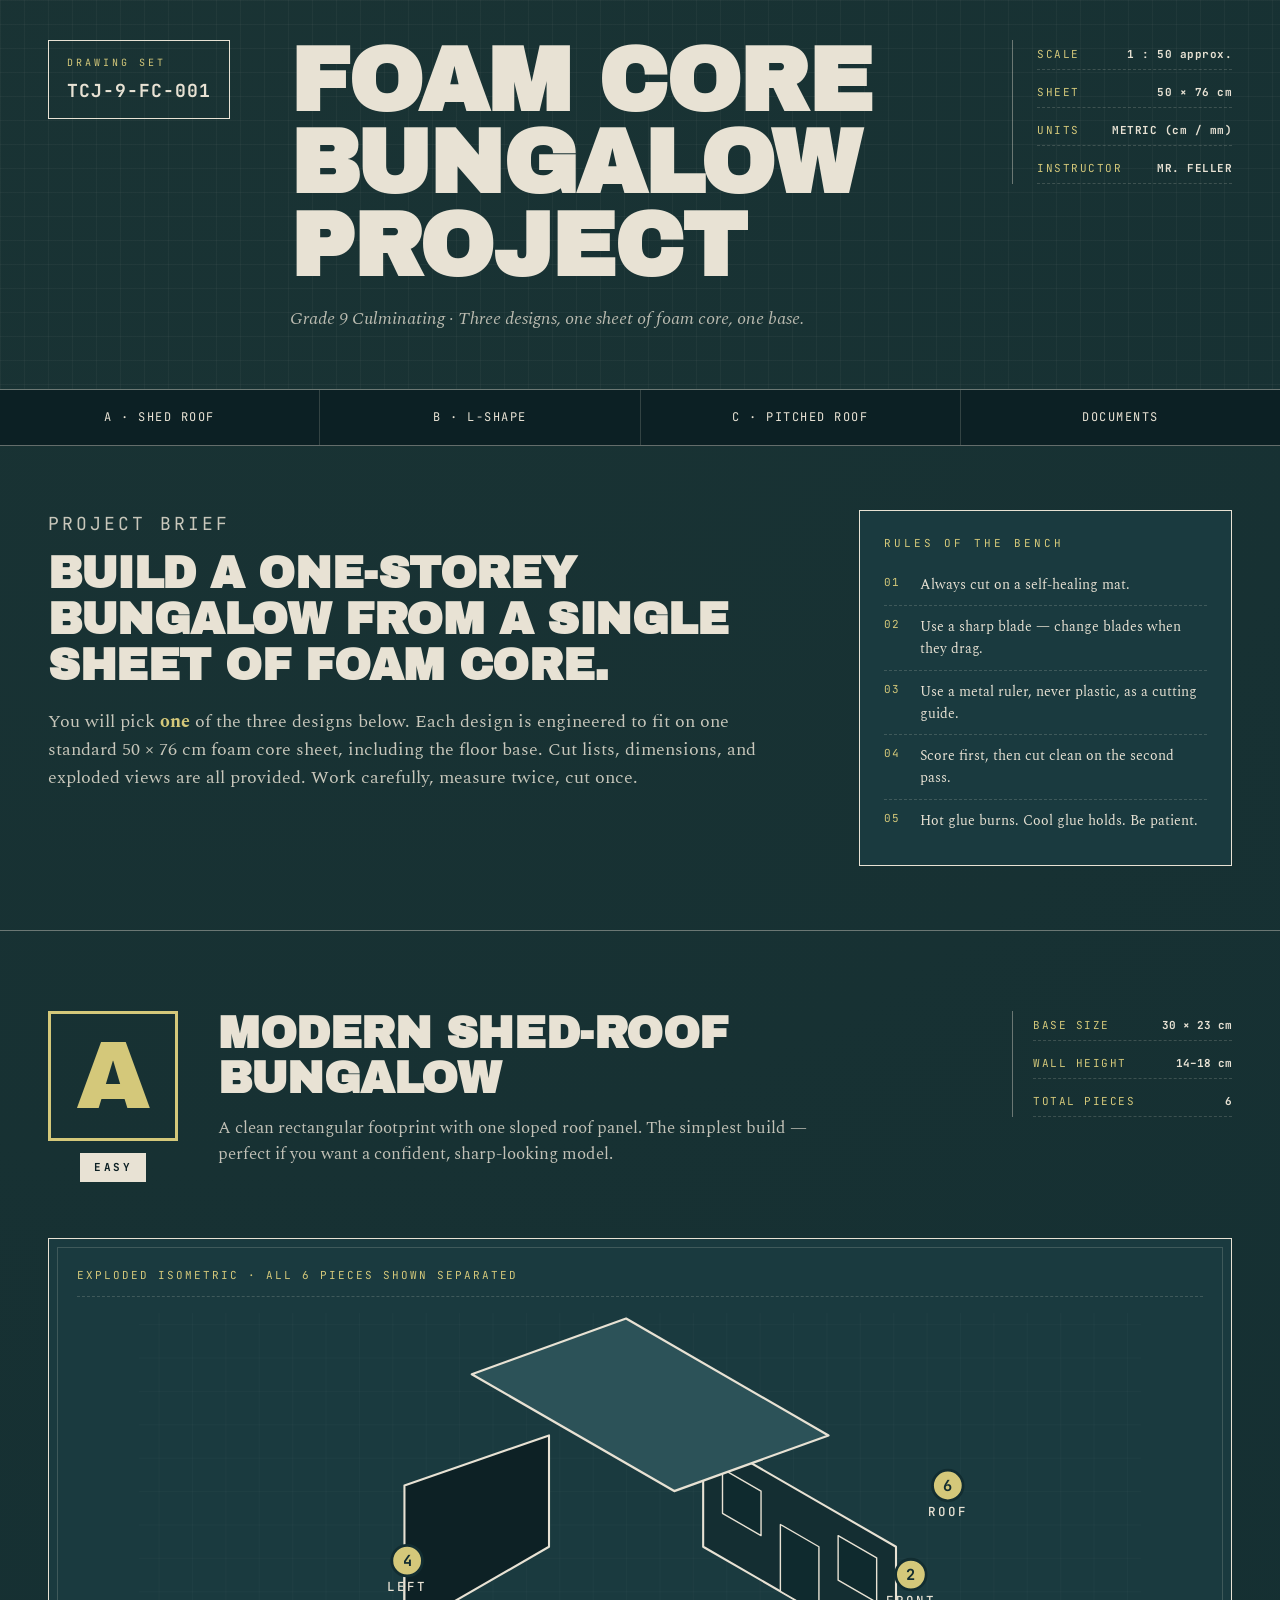
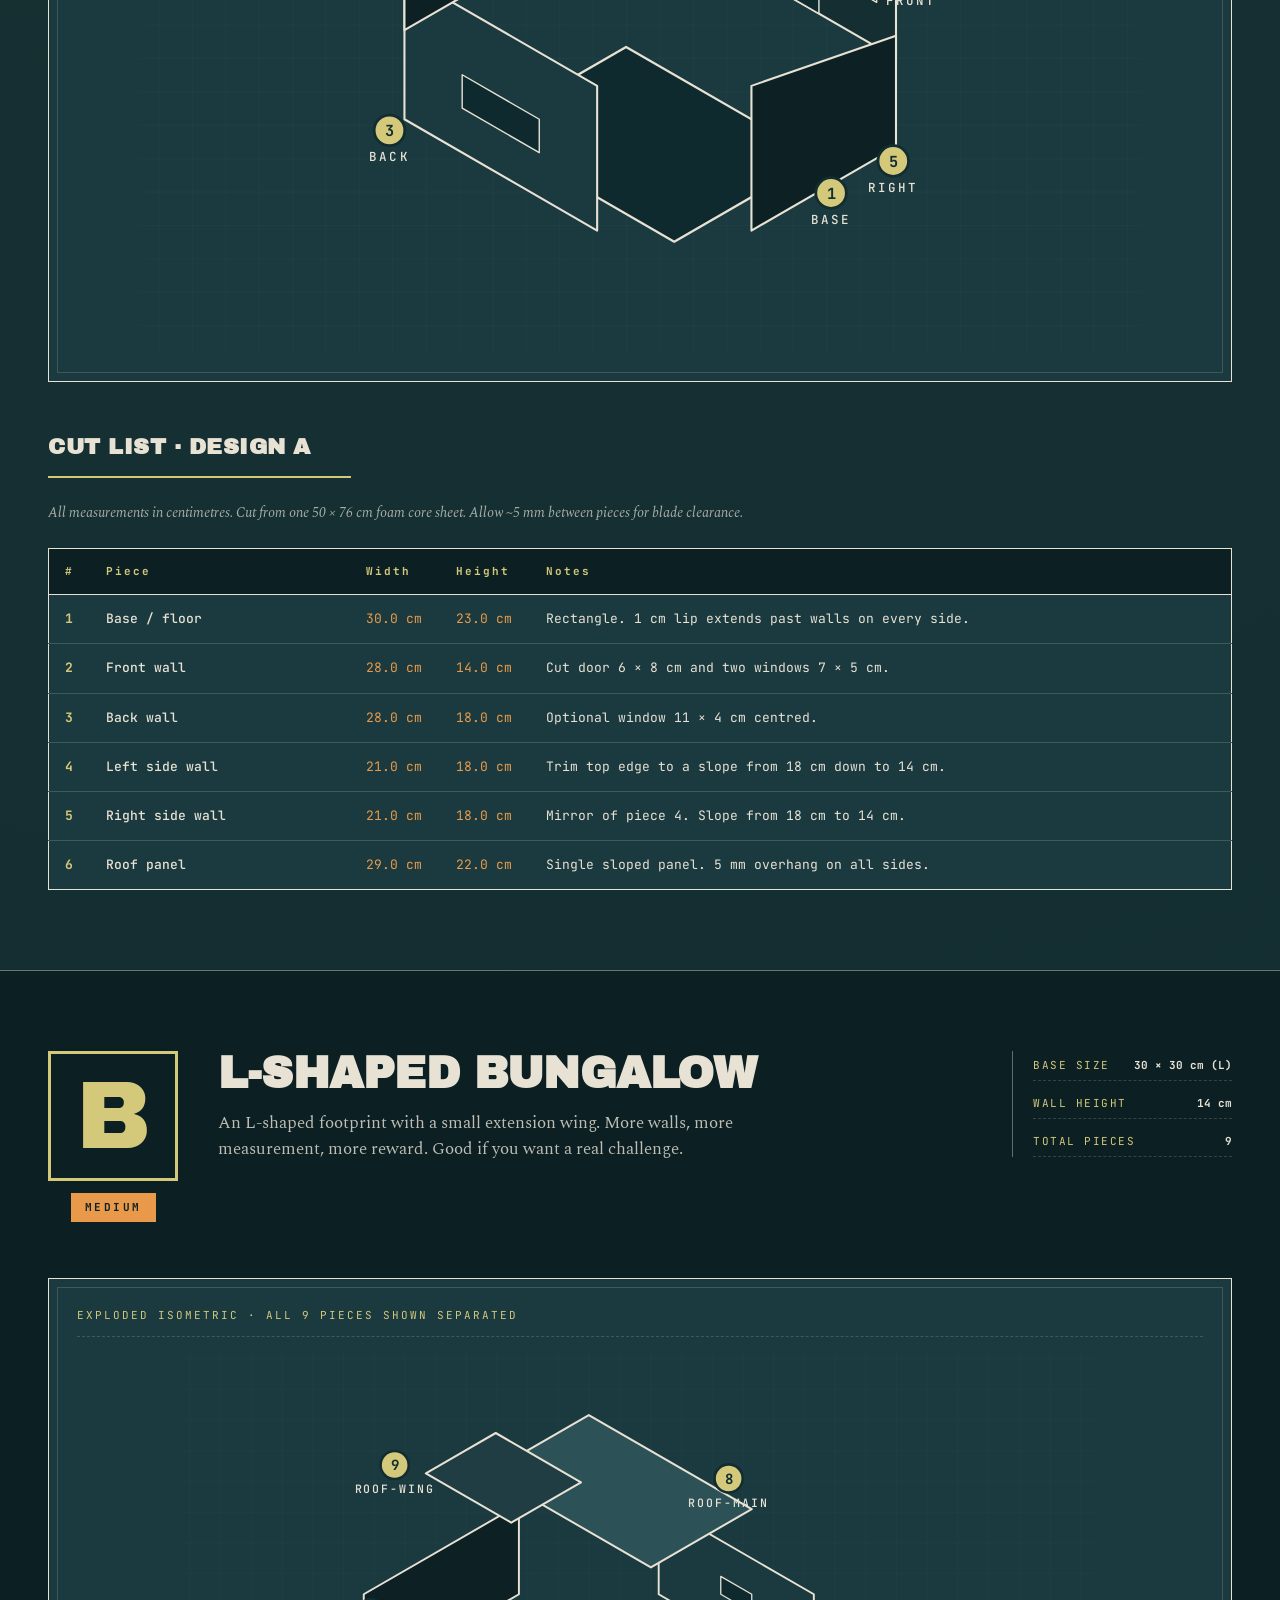
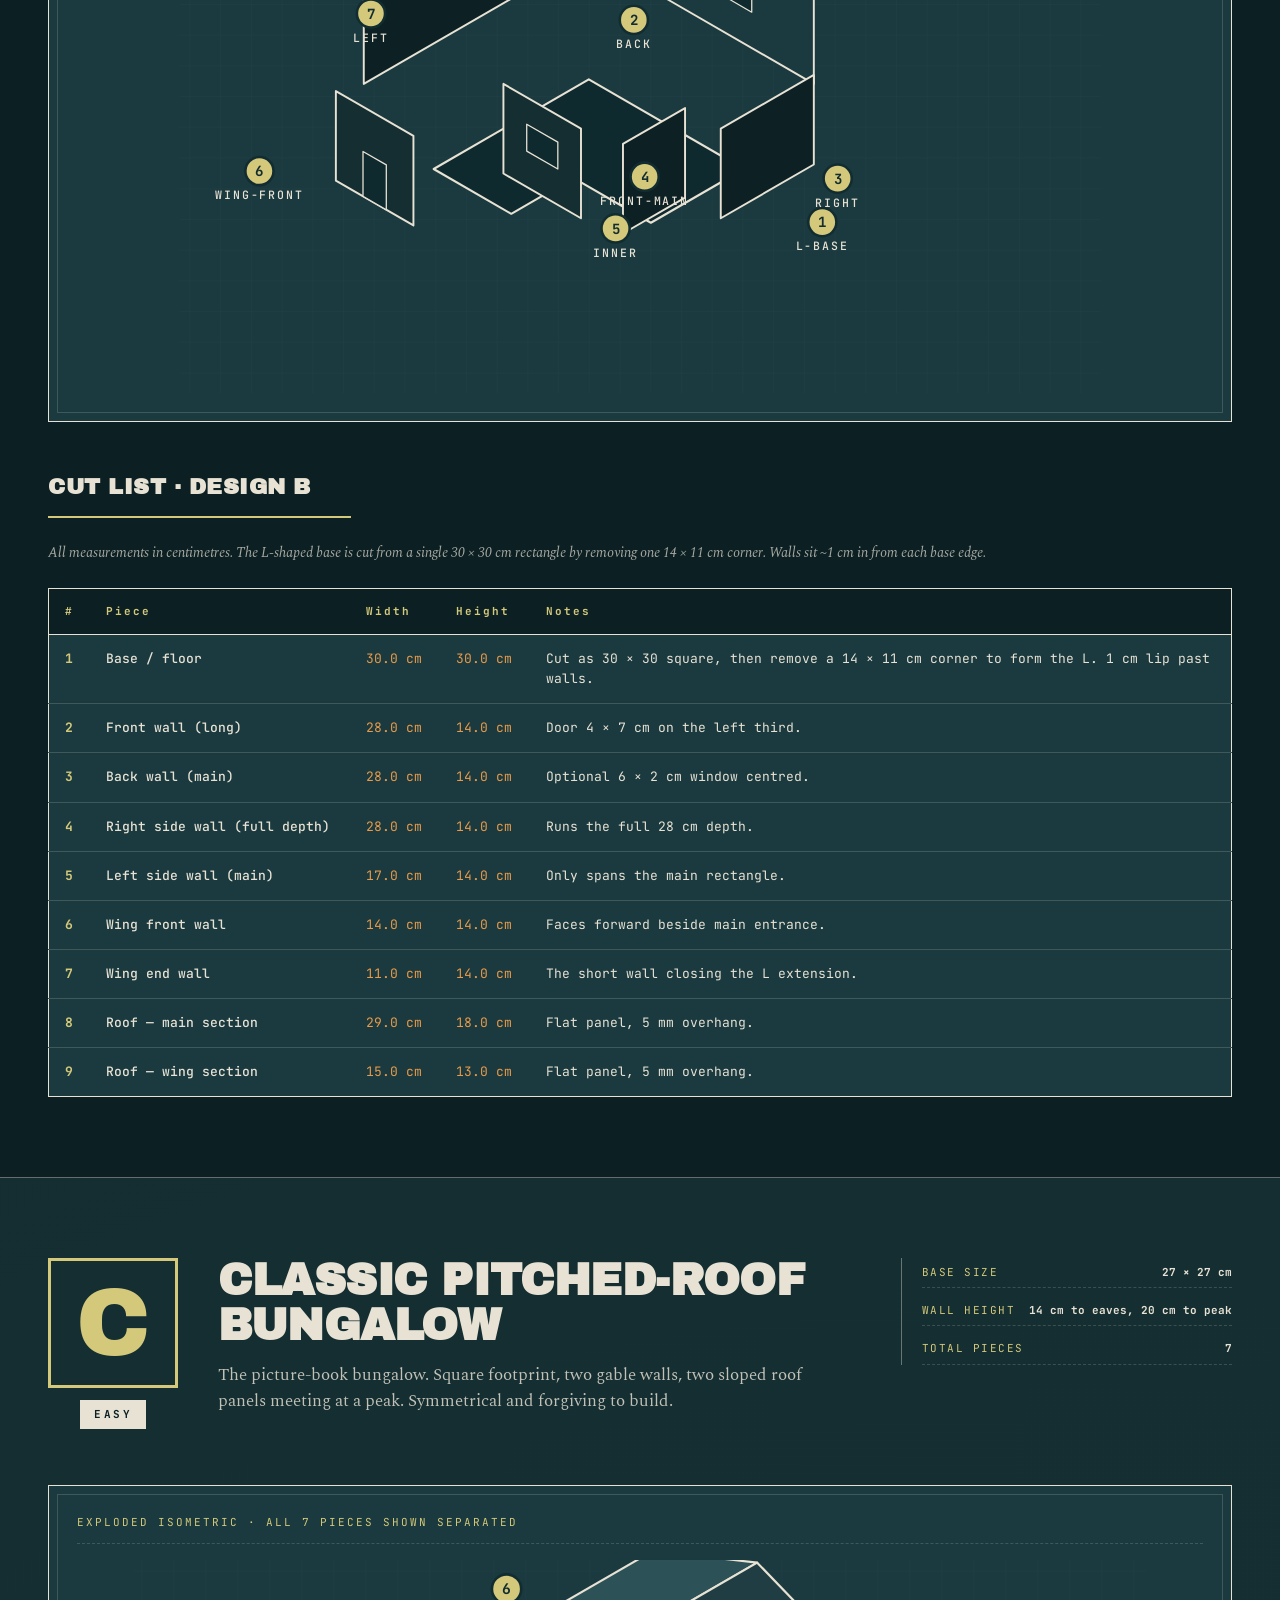
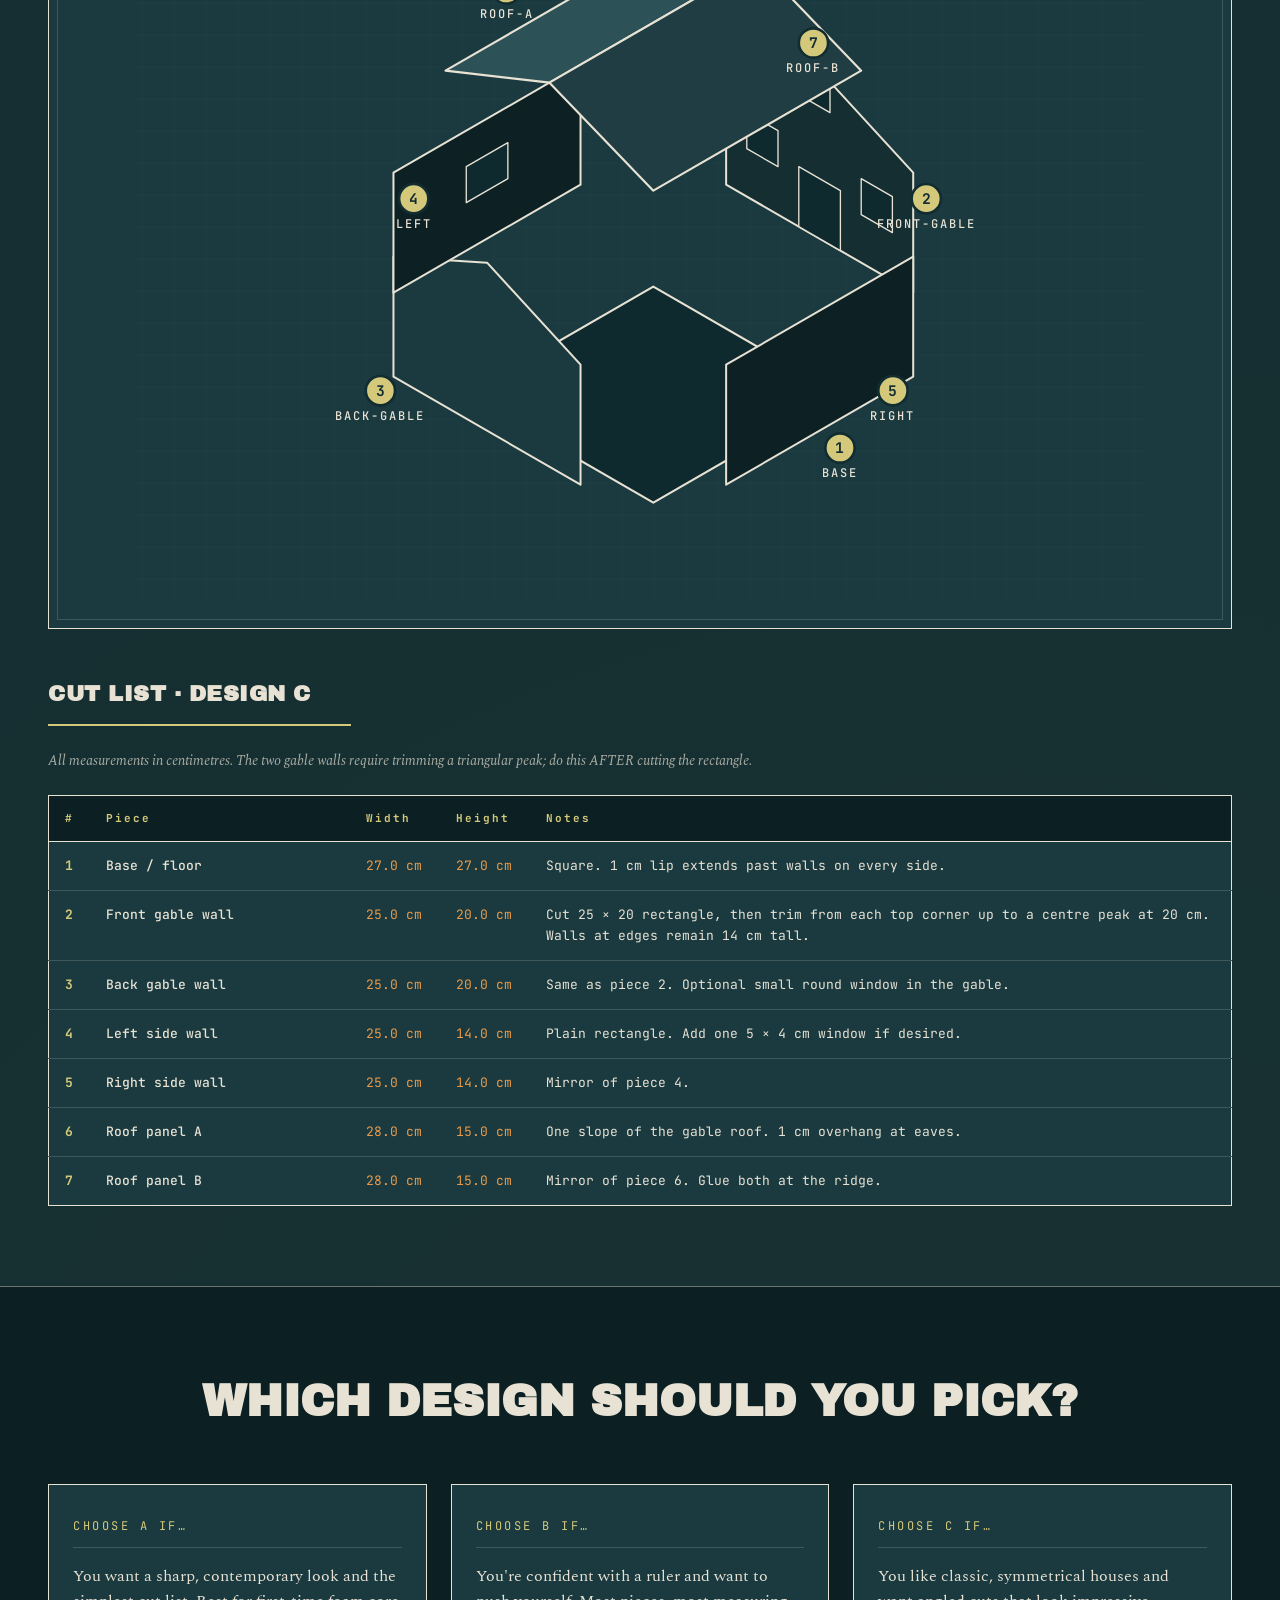
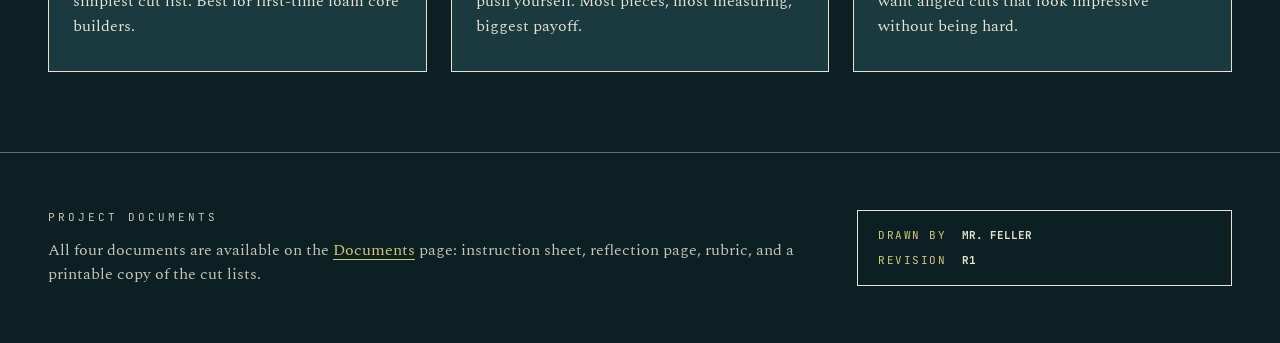
<file: model_house_index.html>
<!DOCTYPE html>
<html lang="en">
<head>
<meta charset="UTF-8" />
<meta name="viewport" content="width=device-width, initial-scale=1.0" />
<title>TCJ Foam Core Bungalow Project — Grade 9 Culminating</title>
<meta name="description" content="Three bungalow designs with cut lists for a Grade 9 foam core construction project." />
<link rel="preconnect" href="https://fonts.googleapis.com" />
<link rel="preconnect" href="https://fonts.gstatic.com" crossorigin />
<link href="https://fonts.googleapis.com/css2?family=Archivo+Black&family=JetBrains+Mono:wght@400;500;700&family=Spectral:ital,wght@0,400;0,600;1,400&display=swap" rel="stylesheet" />
<link rel="stylesheet" href="styles.css" />
</head>
<body>

<header class="masthead">
  <div class="masthead-inner">
    <div class="block-id">
      <span class="block-id-label">DRAWING SET</span>
      <span class="block-id-value">TCJ-9-FC-001</span>
    </div>
    <div class="title-block">
      <h1>Foam Core<br/>Bungalow<br/>Project</h1>
      <p class="tagline">Grade 9 Culminating · Three designs, one sheet of foam core, one base.</p>
    </div>
    <div class="meta-block">
      <div><span>SCALE</span><strong>1 : 50 approx.</strong></div>
      <div><span>SHEET</span><strong>50 × 76 cm</strong></div>
      <div><span>UNITS</span><strong>METRIC (cm / mm)</strong></div>
      <div><span>INSTRUCTOR</span><strong>MR. FELLER</strong></div>
    </div>
  </div>
  <div class="grid-overlay" aria-hidden="true"></div>
</header>

<nav class="design-nav" aria-label="Design navigation">
  <a href="#design-a">A · Shed Roof</a>
  <a href="#design-b">B · L-Shape</a>
  <a href="#design-c">C · Pitched Roof</a>
  <a href="documents.html">Documents</a>
</nav>

<section class="intro">
  <div class="intro-grid">
    <div class="intro-text">
      <p class="kicker">PROJECT BRIEF</p>
      <h2>Build a one-storey bungalow from a single sheet of foam core.</h2>
      <p>You will pick <strong>one</strong> of the three designs below. Each design is engineered to fit on one standard 50 × 76 cm foam core sheet, including the floor base. Cut lists, dimensions, and exploded views are all provided. Work carefully, measure twice, cut once.</p>
    </div>
    <aside class="intro-rules">
      <p class="kicker">RULES OF THE BENCH</p>
      <ol>
        <li>Always cut on a self-healing mat.</li>
        <li>Use a sharp blade — change blades when they drag.</li>
        <li>Use a metal ruler, never plastic, as a cutting guide.</li>
        <li>Score first, then cut clean on the second pass.</li>
        <li>Hot glue burns. Cool glue holds. Be patient.</li>
      </ol>
    </aside>
  </div>
</section>

<!-- ============= DESIGN A ============= -->
<section class="design" id="design-a">
  <div class="design-header">
    <div class="badge"><span class="badge-letter">A</span><span class="badge-pill">EASY</span></div>
    <div class="design-title">
      <h3>Modern Shed-Roof Bungalow</h3>
      <p>A clean rectangular footprint with one sloped roof panel. The simplest build — perfect if you want a confident, sharp-looking model.</p>
    </div>
    <div class="design-stats">
      <div><span>BASE SIZE</span><strong>30 × 23 cm</strong></div>
      <div><span>WALL HEIGHT</span><strong>14–18 cm</strong></div>
      <div><span>TOTAL PIECES</span><strong>6</strong></div>
    </div>
  </div>

  <div class="drawing-row single">
    <figure class="drawing wide">
      <figcaption>Exploded Isometric · all 6 pieces shown separated</figcaption>
      <svg viewBox="-350 -200 720 460" xmlns="http://www.w3.org/2000/svg" class="bp" preserveAspectRatio="xMidYMid meet">
<defs>
  <pattern id="iso-grid-a" width="24" height="24" patternUnits="userSpaceOnUse">
    <path d="M 24 0 L 0 0 0 24" fill="none" stroke="rgba(255,255,255,0.05)" stroke-width="0.5"/>
  </pattern>
</defs>
<rect x="-350" y="-200" width="720" height="460" fill="url(#iso-grid-a)"/>

<polygon points="0.0,40.0 138.6,120.0 34.6,180.0 -103.9,100.0" fill="#0f2a2e" stroke="#e8e2d4" stroke-width="1.6" stroke-linejoin="round"/>
<polygon points="55.4,-32.0 194.0,48.0 194.0,-32.0 55.4,-112.0" fill="#142e32" stroke="#e8e2d4" stroke-width="1.5" stroke-linejoin="round"/>
<polygon points="110.9,-0.0 138.6,16.0 138.6,-32.0 110.9,-48.0" fill="#0f2a2e" stroke="#e8e2d4" stroke-width="1" stroke-linejoin="round"/>
<polygon points="69.3,-56.0 97.0,-40.0 97.0,-72.0 69.3,-88.0" fill="#0f2a2e" stroke="#e8e2d4" stroke-width="1" stroke-linejoin="round"/>
<polygon points="152.4,-8.0 180.1,8.0 180.1,-24.0 152.4,-40.0" fill="#0f2a2e" stroke="#e8e2d4" stroke-width="1" stroke-linejoin="round"/>
<polygon points="-159.3,92.0 -20.8,172.0 -20.8,68.0 -159.3,-12.0" fill="#1a3a3f" stroke="#e8e2d4" stroke-width="1.5" stroke-linejoin="round"/>
<polygon points="-117.8,84.0 -62.4,116.0 -62.4,92.0 -117.8,60.0" fill="#0f2a2e" stroke="#e8e2d4" stroke-width="1" stroke-linejoin="round"/>
<polygon points="-55.4,-32.0 -159.3,28.0 -159.3,-76.0 -55.4,-112.0" fill="#0d2125" stroke="#e8e2d4" stroke-width="1.5" stroke-linejoin="round"/>
<polygon points="194.0,112.0 90.1,172.0 90.1,68.0 194.0,32.0" fill="#0d2125" stroke="#e8e2d4" stroke-width="1.5" stroke-linejoin="round"/>
<polygon points="0.0,-196.0 145.5,-112.0 34.6,-72.0 -110.9,-156.0" fill="#2c5258" stroke="#e8e2d4" stroke-width="1.6" stroke-linejoin="round"/>
<g><circle cx="147.32050807568876" cy="145.0" r="11" fill="#d4c87a" stroke="#122d31" stroke-width="2"/><text x="147.32050807568876" y="149.0" font-family="JetBrains Mono, monospace" font-size="11" font-weight="700" fill="#122d31" text-anchor="middle">1</text></g><text x="147.32050807568876" y="167.0" font-family="JetBrains Mono, monospace" font-size="9" fill="#e8e2d4" text-anchor="middle" letter-spacing="1.5" font-weight="500">BASE</text>
<g><circle cx="204.70765814495917" cy="-12.0" r="11" fill="#d4c87a" stroke="#122d31" stroke-width="2"/><text x="204.70765814495917" y="-8.0" font-family="JetBrains Mono, monospace" font-size="11" font-weight="700" fill="#122d31" text-anchor="middle">2</text></g><text x="204.70765814495917" y="10.0" font-family="JetBrains Mono, monospace" font-size="9" fill="#e8e2d4" text-anchor="middle" letter-spacing="1.5" font-weight="500">FRONT</text>
<g><circle cx="-170.06664199358164" cy="99.99999999999997" r="11" fill="#d4c87a" stroke="#122d31" stroke-width="2"/><text x="-170.06664199358164" y="103.99999999999997" font-family="JetBrains Mono, monospace" font-size="11" font-weight="700" fill="#122d31" text-anchor="middle">3</text></g><text x="-170.06664199358164" y="121.99999999999997" font-family="JetBrains Mono, monospace" font-size="9" fill="#e8e2d4" text-anchor="middle" letter-spacing="1.5" font-weight="500">BACK</text>
<g><circle cx="-157.3871500692704" cy="-22.0" r="11" fill="#d4c87a" stroke="#122d31" stroke-width="2"/><text x="-157.3871500692704" y="-18.0" font-family="JetBrains Mono, monospace" font-size="11" font-weight="700" fill="#122d31" text-anchor="middle">4</text></g><text x="-157.3871500692704" y="0.0" font-family="JetBrains Mono, monospace" font-size="9" fill="#e8e2d4" text-anchor="middle" letter-spacing="1.5" font-weight="500">LEFT</text>
<g><circle cx="192.02816622064796" cy="121.99999999999997" r="11" fill="#d4c87a" stroke="#122d31" stroke-width="2"/><text x="192.02816622064796" y="125.99999999999997" font-family="JetBrains Mono, monospace" font-size="11" font-weight="700" fill="#122d31" text-anchor="middle">5</text></g><text x="192.02816622064796" y="143.99999999999997" font-family="JetBrains Mono, monospace" font-size="9" fill="#e8e2d4" text-anchor="middle" letter-spacing="1.5" font-weight="500">RIGHT</text>
<g><circle cx="231.24355652982143" cy="-76.00000000000003" r="11" fill="#d4c87a" stroke="#122d31" stroke-width="2"/><text x="231.24355652982143" y="-72.00000000000003" font-family="JetBrains Mono, monospace" font-size="11" font-weight="700" fill="#122d31" text-anchor="middle">6</text></g><text x="231.24355652982143" y="-54.00000000000003" font-family="JetBrains Mono, monospace" font-size="9" fill="#e8e2d4" text-anchor="middle" letter-spacing="1.5" font-weight="500">ROOF</text>
</svg>
    </figure>
  </div>

  <div class="cutlist-section">
    <h4>Cut List · Design A</h4>
    <p class="cutlist-note">All measurements in centimetres. Cut from one 50 × 76 cm foam core sheet. Allow ~5 mm between pieces for blade clearance.</p>
    <table class="cutlist">
      <thead>
        <tr><th>#</th><th>Piece</th><th>Width</th><th>Height</th><th>Notes</th></tr>
      </thead>
      <tbody>
        <tr><td>1</td><td>Base / floor</td><td>30.0 cm</td><td>23.0 cm</td><td>Rectangle. 1 cm lip extends past walls on every side.</td></tr>
        <tr><td>2</td><td>Front wall</td><td>28.0 cm</td><td>14.0 cm</td><td>Cut door 6 × 8 cm and two windows 7 × 5 cm.</td></tr>
        <tr><td>3</td><td>Back wall</td><td>28.0 cm</td><td>18.0 cm</td><td>Optional window 11 × 4 cm centred.</td></tr>
        <tr><td>4</td><td>Left side wall</td><td>21.0 cm</td><td>18.0 cm</td><td>Trim top edge to a slope from 18 cm down to 14 cm.</td></tr>
        <tr><td>5</td><td>Right side wall</td><td>21.0 cm</td><td>18.0 cm</td><td>Mirror of piece 4. Slope from 18 cm to 14 cm.</td></tr>
        <tr><td>6</td><td>Roof panel</td><td>29.0 cm</td><td>22.0 cm</td><td>Single sloped panel. 5 mm overhang on all sides.</td></tr>
      </tbody>
    </table>
  </div>
</section>

<!-- ============= DESIGN B ============= -->
<section class="design alt" id="design-b">
  <div class="design-header">
    <div class="badge"><span class="badge-letter">B</span><span class="badge-pill medium">MEDIUM</span></div>
    <div class="design-title">
      <h3>L-Shaped Bungalow</h3>
      <p>An L-shaped footprint with a small extension wing. More walls, more measurement, more reward. Good if you want a real challenge.</p>
    </div>
    <div class="design-stats">
      <div><span>BASE SIZE</span><strong>30 × 30 cm (L)</strong></div>
      <div><span>WALL HEIGHT</span><strong>14 cm</strong></div>
      <div><span>TOTAL PIECES</span><strong>9</strong></div>
    </div>
  </div>

  <div class="drawing-row single">
    <figure class="drawing wide">
      <figcaption>Exploded Isometric · all 9 pieces shown separated</figcaption>
      <svg viewBox="-320 -220 720 500" xmlns="http://www.w3.org/2000/svg" class="bp" preserveAspectRatio="xMidYMid meet">
<defs>
  <pattern id="iso-grid-b" width="24" height="24" patternUnits="userSpaceOnUse">
    <path d="M 24 0 L 0 0 0 24" fill="none" stroke="rgba(255,255,255,0.05)" stroke-width="0.5"/>
  </pattern>
</defs>
<rect x="-320" y="-220" width="720" height="500" fill="url(#iso-grid-b)"/>

<polygon points="0.0,35.0 121.2,105.0 48.5,147.0 -12.1,112.0 -60.6,140.0 -121.2,105.0" fill="#0f2a2e" stroke="#e8e2d4" stroke-width="1.6" stroke-linejoin="round"/>
<polygon points="54.6,-31.5 175.8,38.5 175.8,-31.5 54.6,-101.5" fill="#1a3a3f" stroke="#e8e2d4" stroke-width="1.5" stroke-linejoin="round"/>
<polygon points="103.1,-31.5 127.3,-17.5 127.3,-31.5 103.1,-45.5" fill="#0f2a2e" stroke="#e8e2d4" stroke-width="1" stroke-linejoin="round"/>
<polygon points="175.8,101.5 103.1,143.5 103.1,73.5 175.8,31.5" fill="#0d2125" stroke="#e8e2d4" stroke-width="1.5" stroke-linejoin="round"/>
<polygon points="-66.7,108.5 -6.1,143.5 -6.1,73.5 -66.7,38.5" fill="#142e32" stroke="#e8e2d4" stroke-width="1.5" stroke-linejoin="round"/>
<polygon points="-48.5,91.0 -24.2,105.0 -24.2,84.0 -48.5,70.0" fill="#0f2a2e" stroke="#e8e2d4" stroke-width="1" stroke-linejoin="round"/>
<polygon points="75.2,127.4 26.7,155.4 26.7,85.4 75.2,57.4" fill="#0d2125" stroke="#e8e2d4" stroke-width="1.5" stroke-linejoin="round"/>
<polygon points="-197.6,114.1 -137.0,149.1 -137.0,79.1 -197.6,44.1" fill="#142e32" stroke="#e8e2d4" stroke-width="1.5" stroke-linejoin="round"/>
<polygon points="-176.4,126.3 -158.2,136.8 -158.2,101.8 -176.4,91.3" fill="#0f2a2e" stroke="#e8e2d4" stroke-width="1" stroke-linejoin="round"/>
<polygon points="-54.6,-31.5 -175.8,38.5 -175.8,-31.5 -54.6,-101.5" fill="#0d2125" stroke="#e8e2d4" stroke-width="1.5" stroke-linejoin="round"/>
<polygon points="0.0,-171.5 127.3,-98.0 48.5,-52.5 -78.8,-126.0" fill="#2c5258" stroke="#e8e2d4" stroke-width="1.6" stroke-linejoin="round"/>
<polygon points="-72.7,-157.5 -6.1,-119.0 -60.6,-87.5 -127.3,-126.0" fill="#1f3d42" stroke="#e8e2d4" stroke-width="1.6" stroke-linejoin="round"/>
<g><circle cx="182.4352447854375" cy="146.5" r="11" fill="#d4c87a" stroke="#122d31" stroke-width="2"/><text x="182.4352447854375" y="150.5" font-family="JetBrains Mono, monospace" font-size="11" font-weight="700" fill="#122d31" text-anchor="middle">1</text></g><text x="182.4352447854375" y="168.5" font-family="JetBrains Mono, monospace" font-size="9" fill="#e8e2d4" text-anchor="middle" letter-spacing="1.5" font-weight="500">L-BASE</text>
<g><circle cx="35.18137870333035" cy="-11.5" r="11" fill="#d4c87a" stroke="#122d31" stroke-width="2"/><text x="35.18137870333035" y="-7.5" font-family="JetBrains Mono, monospace" font-size="11" font-weight="700" fill="#122d31" text-anchor="middle">2</text></g><text x="35.18137870333035" y="10.5" font-family="JetBrains Mono, monospace" font-size="9" fill="#e8e2d4" text-anchor="middle" letter-spacing="1.5" font-weight="500">BACK</text>
<g><circle cx="194.43009000929464" cy="112.49999999999997" r="11" fill="#d4c87a" stroke="#122d31" stroke-width="2"/><text x="194.43009000929464" y="116.49999999999997" font-family="JetBrains Mono, monospace" font-size="11" font-weight="700" fill="#122d31" text-anchor="middle">3</text></g><text x="194.43009000929464" y="134.49999999999997" font-family="JetBrains Mono, monospace" font-size="9" fill="#e8e2d4" text-anchor="middle" letter-spacing="1.5" font-weight="500">RIGHT</text>
<g><circle cx="43.626933041053576" cy="110.99999999999997" r="11" fill="#d4c87a" stroke="#122d31" stroke-width="2"/><text x="43.626933041053576" y="114.99999999999997" font-family="JetBrains Mono, monospace" font-size="11" font-weight="700" fill="#122d31" text-anchor="middle">4</text></g><text x="43.626933041053576" y="132.99999999999997" font-family="JetBrains Mono, monospace" font-size="9" fill="#e8e2d4" text-anchor="middle" letter-spacing="1.5" font-weight="500">FRONT-MAIN</text>
<g><circle cx="20.922293742524985" cy="151.39999999999998" r="11" fill="#d4c87a" stroke="#122d31" stroke-width="2"/><text x="20.922293742524985" y="155.39999999999998" font-family="JetBrains Mono, monospace" font-size="11" font-weight="700" fill="#122d31" text-anchor="middle">5</text></g><text x="20.922293742524985" y="173.39999999999998" font-family="JetBrains Mono, monospace" font-size="9" fill="#e8e2d4" text-anchor="middle" letter-spacing="1.5" font-weight="500">INNER</text>
<g><circle cx="-257.3161080111536" cy="106.59999999999998" r="11" fill="#d4c87a" stroke="#122d31" stroke-width="2"/><text x="-257.3161080111536" y="110.59999999999998" font-family="JetBrains Mono, monospace" font-size="11" font-weight="700" fill="#122d31" text-anchor="middle">6</text></g><text x="-257.3161080111536" y="128.59999999999997" font-family="JetBrains Mono, monospace" font-size="9" fill="#e8e2d4" text-anchor="middle" letter-spacing="1.5" font-weight="500">WING-FRONT</text>
<g><circle cx="-170.18137870333035" cy="-16.5" r="11" fill="#d4c87a" stroke="#122d31" stroke-width="2"/><text x="-170.18137870333035" y="-12.5" font-family="JetBrains Mono, monospace" font-size="11" font-weight="700" fill="#122d31" text-anchor="middle">7</text></g><text x="-170.18137870333035" y="5.5" font-family="JetBrains Mono, monospace" font-size="9" fill="#e8e2d4" text-anchor="middle" letter-spacing="1.5" font-weight="500">LEFT</text>
<g><circle cx="109.24871130596429" cy="-122.0" r="11" fill="#d4c87a" stroke="#122d31" stroke-width="2"/><text x="109.24871130596429" y="-118.0" font-family="JetBrains Mono, monospace" font-size="11" font-weight="700" fill="#122d31" text-anchor="middle">8</text></g><text x="109.24871130596429" y="-100.0" font-family="JetBrains Mono, monospace" font-size="9" fill="#e8e2d4" text-anchor="middle" letter-spacing="1.5" font-weight="500">ROOF-MAIN</text>
<g><circle cx="-151.6839560914018" cy="-132.5" r="11" fill="#d4c87a" stroke="#122d31" stroke-width="2"/><text x="-151.6839560914018" y="-128.5" font-family="JetBrains Mono, monospace" font-size="11" font-weight="700" fill="#122d31" text-anchor="middle">9</text></g><text x="-151.6839560914018" y="-110.5" font-family="JetBrains Mono, monospace" font-size="9" fill="#e8e2d4" text-anchor="middle" letter-spacing="1.5" font-weight="500">ROOF-WING</text>
</svg>
    </figure>
  </div>

  <div class="cutlist-section">
    <h4>Cut List · Design B</h4>
    <p class="cutlist-note">All measurements in centimetres. The L-shaped base is cut from a single 30 × 30 cm rectangle by removing one 14 × 11 cm corner. Walls sit ~1 cm in from each base edge.</p>
    <table class="cutlist">
      <thead>
        <tr><th>#</th><th>Piece</th><th>Width</th><th>Height</th><th>Notes</th></tr>
      </thead>
      <tbody>
        <tr><td>1</td><td>Base / floor</td><td>30.0 cm</td><td>30.0 cm</td><td>Cut as 30 × 30 square, then remove a 14 × 11 cm corner to form the L. 1 cm lip past walls.</td></tr>
        <tr><td>2</td><td>Front wall (long)</td><td>28.0 cm</td><td>14.0 cm</td><td>Door 4 × 7 cm on the left third.</td></tr>
        <tr><td>3</td><td>Back wall (main)</td><td>28.0 cm</td><td>14.0 cm</td><td>Optional 6 × 2 cm window centred.</td></tr>
        <tr><td>4</td><td>Right side wall (full depth)</td><td>28.0 cm</td><td>14.0 cm</td><td>Runs the full 28 cm depth.</td></tr>
        <tr><td>5</td><td>Left side wall (main)</td><td>17.0 cm</td><td>14.0 cm</td><td>Only spans the main rectangle.</td></tr>
        <tr><td>6</td><td>Wing front wall</td><td>14.0 cm</td><td>14.0 cm</td><td>Faces forward beside main entrance.</td></tr>
        <tr><td>7</td><td>Wing end wall</td><td>11.0 cm</td><td>14.0 cm</td><td>The short wall closing the L extension.</td></tr>
        <tr><td>8</td><td>Roof — main section</td><td>29.0 cm</td><td>18.0 cm</td><td>Flat panel, 5 mm overhang.</td></tr>
        <tr><td>9</td><td>Roof — wing section</td><td>15.0 cm</td><td>13.0 cm</td><td>Flat panel, 5 mm overhang.</td></tr>
      </tbody>
    </table>
  </div>
</section>

<!-- ============= DESIGN C ============= -->
<section class="design" id="design-c">
  <div class="design-header">
    <div class="badge"><span class="badge-letter">C</span><span class="badge-pill">EASY</span></div>
    <div class="design-title">
      <h3>Classic Pitched-Roof Bungalow</h3>
      <p>The picture-book bungalow. Square footprint, two gable walls, two sloped roof panels meeting at a peak. Symmetrical and forgiving to build.</p>
    </div>
    <div class="design-stats">
      <div><span>BASE SIZE</span><strong>27 × 27 cm</strong></div>
      <div><span>WALL HEIGHT</span><strong>14 cm to eaves, 20 cm to peak</strong></div>
      <div><span>TOTAL PIECES</span><strong>7</strong></div>
    </div>
  </div>

  <div class="drawing-row single">
    <figure class="drawing wide">
      <figcaption>Exploded Isometric · all 7 pieces shown separated</figcaption>
      <svg viewBox="-390 -200 760 480" xmlns="http://www.w3.org/2000/svg" class="bp" preserveAspectRatio="xMidYMid meet">
<defs>
  <pattern id="iso-grid-c" width="24" height="24" patternUnits="userSpaceOnUse">
    <path d="M 24 0 L 0 0 0 24" fill="none" stroke="rgba(255,255,255,0.05)" stroke-width="0.5"/>
  </pattern>
</defs>
<rect x="-390" y="-200" width="760" height="480" fill="url(#iso-grid-c)"/>

<polygon points="0.0,45.0 140.3,126.0 0.0,207.0 -140.3,126.0" fill="#0f2a2e" stroke="#e8e2d4" stroke-width="1.6" stroke-linejoin="round"/>
<polygon points="54.6,-31.5 194.9,49.5 194.9,-40.5 124.7,-117.0 54.6,-121.5" fill="#142e32" stroke="#e8e2d4" stroke-width="1.5" stroke-linejoin="round"/>
<polygon points="109.1,-0.0 140.3,18.0 140.3,-27.0 109.1,-45.0" fill="#0f2a2e" stroke="#e8e2d4" stroke-width="1" stroke-linejoin="round"/>
<polygon points="70.1,-58.5 93.5,-45.0 93.5,-72.0 70.1,-85.5" fill="#0f2a2e" stroke="#e8e2d4" stroke-width="1" stroke-linejoin="round"/>
<polygon points="155.9,-9.0 179.3,4.5 179.3,-22.5 155.9,-36.0" fill="#0f2a2e" stroke="#e8e2d4" stroke-width="1" stroke-linejoin="round"/>
<polygon points="116.9,-94.5 132.5,-85.5 132.5,-103.5 116.9,-112.5" fill="#0f2a2e" stroke="#e8e2d4" stroke-width="1" stroke-linejoin="round"/>
<polygon points="-194.9,112.5 -54.6,193.5 -54.6,103.5 -124.7,27.0 -194.9,22.5" fill="#1a3a3f" stroke="#e8e2d4" stroke-width="1.5" stroke-linejoin="round"/>
<polygon points="-54.6,-31.5 -194.9,49.5 -194.9,-40.5 -54.6,-121.5" fill="#0d2125" stroke="#e8e2d4" stroke-width="1.5" stroke-linejoin="round"/>
<polygon points="-109.1,-36.0 -140.3,-18.0 -140.3,-45.0 -109.1,-63.0" fill="#0f2a2e" stroke="#e8e2d4" stroke-width="1" stroke-linejoin="round"/>
<polygon points="194.9,112.5 54.6,193.5 54.6,103.5 194.9,22.5" fill="#0d2125" stroke="#e8e2d4" stroke-width="1.5" stroke-linejoin="round"/>
<polygon points="0.0,-207.0 -155.9,-117.0 -77.9,-108.0 77.9,-198.0" fill="#2c5258" stroke="#e8e2d4" stroke-width="1.6" stroke-linejoin="round"/>
<polygon points="77.9,-198.0 -77.9,-108.0 0.0,-27.0 155.9,-117.0" fill="#1f3d42" stroke="#e8e2d4" stroke-width="1.6" stroke-linejoin="round"/>
<g><circle cx="140.0" cy="166.0" r="11" fill="#d4c87a" stroke="#122d31" stroke-width="2"/><text x="140.0" y="170.0" font-family="JetBrains Mono, monospace" font-size="11" font-weight="700" fill="#122d31" text-anchor="middle">1</text></g><text x="140.0" y="188.0" font-family="JetBrains Mono, monospace" font-size="9" fill="#e8e2d4" text-anchor="middle" letter-spacing="1.5" font-weight="500">BASE</text>
<g><circle cx="204.70765814495917" cy="-21.0" r="11" fill="#d4c87a" stroke="#122d31" stroke-width="2"/><text x="204.70765814495917" y="-17.0" font-family="JetBrains Mono, monospace" font-size="11" font-weight="700" fill="#122d31" text-anchor="middle">2</text></g><text x="204.70765814495917" y="1.0" font-family="JetBrains Mono, monospace" font-size="9" fill="#e8e2d4" text-anchor="middle" letter-spacing="1.5" font-weight="500">FRONT-GABLE</text>
<g><circle cx="-204.70765814495917" cy="122.99999999999997" r="11" fill="#d4c87a" stroke="#122d31" stroke-width="2"/><text x="-204.70765814495917" y="126.99999999999997" font-family="JetBrains Mono, monospace" font-size="11" font-weight="700" fill="#122d31" text-anchor="middle">3</text></g><text x="-204.70765814495917" y="144.99999999999997" font-family="JetBrains Mono, monospace" font-size="9" fill="#e8e2d4" text-anchor="middle" letter-spacing="1.5" font-weight="500">BACK-GABLE</text>
<g><circle cx="-179.70765814495917" cy="-21.0" r="11" fill="#d4c87a" stroke="#122d31" stroke-width="2"/><text x="-179.70765814495917" y="-17.0" font-family="JetBrains Mono, monospace" font-size="11" font-weight="700" fill="#122d31" text-anchor="middle">4</text></g><text x="-179.70765814495917" y="1.0" font-family="JetBrains Mono, monospace" font-size="9" fill="#e8e2d4" text-anchor="middle" letter-spacing="1.5" font-weight="500">LEFT</text>
<g><circle cx="179.70765814495917" cy="122.99999999999997" r="11" fill="#d4c87a" stroke="#122d31" stroke-width="2"/><text x="179.70765814495917" y="126.99999999999997" font-family="JetBrains Mono, monospace" font-size="11" font-weight="700" fill="#122d31" text-anchor="middle">5</text></g><text x="179.70765814495917" y="144.99999999999997" font-family="JetBrains Mono, monospace" font-size="9" fill="#e8e2d4" text-anchor="middle" letter-spacing="1.5" font-weight="500">RIGHT</text>
<g><circle cx="-110.07402885326977" cy="-178.25" r="11" fill="#d4c87a" stroke="#122d31" stroke-width="2"/><text x="-110.07402885326977" y="-174.25" font-family="JetBrains Mono, monospace" font-size="11" font-weight="700" fill="#122d31" text-anchor="middle">6</text></g><text x="-110.07402885326977" y="-156.25" font-family="JetBrains Mono, monospace" font-size="9" fill="#e8e2d4" text-anchor="middle" letter-spacing="1.5" font-weight="500">ROOF-A</text>
<g><circle cx="120.07402885326977" cy="-137.75000000000003" r="11" fill="#d4c87a" stroke="#122d31" stroke-width="2"/><text x="120.07402885326977" y="-133.75000000000003" font-family="JetBrains Mono, monospace" font-size="11" font-weight="700" fill="#122d31" text-anchor="middle">7</text></g><text x="120.07402885326977" y="-115.75000000000003" font-family="JetBrains Mono, monospace" font-size="9" fill="#e8e2d4" text-anchor="middle" letter-spacing="1.5" font-weight="500">ROOF-B</text>
</svg>
    </figure>
  </div>

  <div class="cutlist-section">
    <h4>Cut List · Design C</h4>
    <p class="cutlist-note">All measurements in centimetres. The two gable walls require trimming a triangular peak; do this AFTER cutting the rectangle.</p>
    <table class="cutlist">
      <thead>
        <tr><th>#</th><th>Piece</th><th>Width</th><th>Height</th><th>Notes</th></tr>
      </thead>
      <tbody>
        <tr><td>1</td><td>Base / floor</td><td>27.0 cm</td><td>27.0 cm</td><td>Square. 1 cm lip extends past walls on every side.</td></tr>
        <tr><td>2</td><td>Front gable wall</td><td>25.0 cm</td><td>20.0 cm</td><td>Cut 25 × 20 rectangle, then trim from each top corner up to a centre peak at 20 cm. Walls at edges remain 14 cm tall.</td></tr>
        <tr><td>3</td><td>Back gable wall</td><td>25.0 cm</td><td>20.0 cm</td><td>Same as piece 2. Optional small round window in the gable.</td></tr>
        <tr><td>4</td><td>Left side wall</td><td>25.0 cm</td><td>14.0 cm</td><td>Plain rectangle. Add one 5 × 4 cm window if desired.</td></tr>
        <tr><td>5</td><td>Right side wall</td><td>25.0 cm</td><td>14.0 cm</td><td>Mirror of piece 4.</td></tr>
        <tr><td>6</td><td>Roof panel A</td><td>28.0 cm</td><td>15.0 cm</td><td>One slope of the gable roof. 1 cm overhang at eaves.</td></tr>
        <tr><td>7</td><td>Roof panel B</td><td>28.0 cm</td><td>15.0 cm</td><td>Mirror of piece 6. Glue both at the ridge.</td></tr>
      </tbody>
    </table>
  </div>
</section>

<!-- ============= COMPARISON ============= -->
<section class="compare">
  <h3>Which Design Should You Pick?</h3>
  <div class="compare-grid">
    <div class="compare-card">
      <span class="compare-label">CHOOSE A IF…</span>
      <p>You want a sharp, contemporary look and the simplest cut list. Best for first-time foam core builders.</p>
    </div>
    <div class="compare-card">
      <span class="compare-label">CHOOSE B IF…</span>
      <p>You're confident with a ruler and want to push yourself. Most pieces, most measuring, biggest payoff.</p>
    </div>
    <div class="compare-card">
      <span class="compare-label">CHOOSE C IF…</span>
      <p>You like classic, symmetrical houses and want angled cuts that look impressive without being hard.</p>
    </div>
  </div>
</section>

<footer class="endplate">
  <div class="endplate-inner">
    <div>
      <p class="kicker">PROJECT DOCUMENTS</p>
      <p>All four documents are available on the <a href="documents.html">Documents</a> page: instruction sheet, reflection page, rubric, and a printable copy of the cut lists.</p>
    </div>
    <div class="signoff">
      <span>DRAWN BY</span><strong>MR. FELLER</strong>
      <span>REVISION</span><strong>R1</strong>
    </div>
  </div>
</footer>

</body>
</html>
</file>
<file: styles.css>
/* ============================================
   TCJ Foam Core Bungalow Project — Stylesheet
   Blueprint / drafting-table aesthetic
   ============================================ */

:root {
  --ink: #e8e2d4;
  --paper: #122d31;
  --paper-deep: #0c2024;
  --paper-mid: #1a3a3f;
  --accent: #d4c87a;
  --accent-warm: #e89a4a;
  --rule: rgba(232, 226, 212, 0.18);
  --rule-strong: rgba(232, 226, 212, 0.4);
  --shadow: 0 20px 60px rgba(0, 0, 0, 0.35);

  --font-display: "Archivo Black", "Helvetica Neue", sans-serif;
  --font-mono: "JetBrains Mono", ui-monospace, monospace;
  --font-body: "Spectral", Georgia, serif;
}

* { box-sizing: border-box; margin: 0; padding: 0; }

html { scroll-behavior: smooth; }

body {
  font-family: var(--font-body);
  background: var(--paper);
  color: var(--ink);
  line-height: 1.55;
  font-size: 16px;
  background-image:
    radial-gradient(circle at 20% 0%, rgba(212, 200, 122, 0.04), transparent 50%),
    radial-gradient(circle at 80% 100%, rgba(232, 154, 74, 0.03), transparent 50%);
  min-height: 100vh;
}

/* ===== MASTHEAD ===== */
.masthead {
  position: relative;
  padding: 40px 48px 56px;
  border-bottom: 1.5px solid var(--rule-strong);
  overflow: hidden;
}

.grid-overlay {
  position: absolute;
  inset: 0;
  background-image:
    linear-gradient(rgba(232, 226, 212, 0.04) 1px, transparent 1px),
    linear-gradient(90deg, rgba(232, 226, 212, 0.04) 1px, transparent 1px);
  background-size: 24px 24px;
  pointer-events: none;
  z-index: 0;
}

.masthead-inner {
  position: relative;
  z-index: 1;
  display: grid;
  grid-template-columns: auto 1fr auto;
  gap: 60px;
  align-items: start;
}

.block-id {
  display: flex;
  flex-direction: column;
  font-family: var(--font-mono);
  border: 1.5px solid var(--ink);
  padding: 14px 18px;
  min-width: 180px;
}
.block-id-label {
  font-size: 10px;
  letter-spacing: 3px;
  color: var(--accent);
  margin-bottom: 6px;
}
.block-id-value {
  font-size: 18px;
  font-weight: 700;
  letter-spacing: 1px;
}

.title-block h1 {
  font-family: var(--font-display);
  font-size: clamp(48px, 7vw, 96px);
  line-height: 0.92;
  letter-spacing: -0.02em;
  text-transform: uppercase;
}
.tagline {
  margin-top: 18px;
  font-style: italic;
  font-size: 18px;
  color: rgba(232, 226, 212, 0.78);
  max-width: 540px;
}

.meta-block {
  display: grid;
  gap: 8px;
  font-family: var(--font-mono);
  font-size: 11px;
  min-width: 220px;
  border-left: 1.5px solid var(--rule-strong);
  padding-left: 24px;
}
.meta-block > div {
  display: flex;
  justify-content: space-between;
  gap: 16px;
  padding: 6px 0;
  border-bottom: 1px dashed var(--rule);
}
.meta-block span {
  color: var(--accent);
  letter-spacing: 1.5px;
}
.meta-block strong { letter-spacing: 0.5px; }

/* ===== NAV ===== */
.design-nav {
  position: sticky;
  top: 0;
  z-index: 10;
  background: var(--paper-deep);
  border-bottom: 1px solid var(--rule-strong);
  display: flex;
  gap: 0;
  font-family: var(--font-mono);
  font-size: 12px;
  letter-spacing: 1.5px;
  text-transform: uppercase;
}
.design-nav a {
  flex: 1;
  text-align: center;
  padding: 18px 12px;
  color: var(--ink);
  text-decoration: none;
  border-right: 1px solid var(--rule);
  transition: background 0.2s, color 0.2s;
}
.design-nav a:last-child { border-right: none; }
.design-nav a:hover {
  background: var(--accent);
  color: var(--paper-deep);
}

/* ===== INTRO ===== */
.intro {
  padding: 64px 48px;
  border-bottom: 1.5px solid var(--rule-strong);
}
.intro-grid {
  display: grid;
  grid-template-columns: 2fr 1fr;
  gap: 64px;
  max-width: 1400px;
  margin: 0 auto;
}
.kicker {
  font-family: var(--font-mono);
  font-size: 11px;
  letter-spacing: 3px;
  color: var(--accent);
  margin-bottom: 12px;
}
.intro-text h2 {
  font-family: var(--font-display);
  font-size: clamp(28px, 3.5vw, 44px);
  line-height: 1.05;
  text-transform: uppercase;
  letter-spacing: -0.01em;
  margin-bottom: 20px;
}
.intro-text p {
  font-size: 18px;
  color: rgba(232, 226, 212, 0.85);
}
.intro-text strong { color: var(--accent); }

.intro-rules {
  border: 1.5px solid var(--ink);
  padding: 24px;
  background: var(--paper-mid);
}
.intro-rules ol {
  list-style: none;
  counter-reset: rule;
}
.intro-rules li {
  counter-increment: rule;
  position: relative;
  padding: 10px 0 10px 36px;
  border-bottom: 1px dashed var(--rule);
  font-size: 14px;
}
.intro-rules li:last-child { border-bottom: none; }
.intro-rules li::before {
  content: counter(rule, decimal-leading-zero);
  position: absolute;
  left: 0;
  top: 10px;
  font-family: var(--font-mono);
  font-size: 11px;
  color: var(--accent);
  letter-spacing: 1px;
}

/* ===== DESIGN SECTIONS ===== */
.design {
  padding: 80px 48px;
  border-bottom: 1.5px solid var(--rule-strong);
  position: relative;
}
.design.alt { background: var(--paper-deep); }

.design-header {
  display: grid;
  grid-template-columns: auto 1fr auto;
  gap: 40px;
  align-items: start;
  max-width: 1400px;
  margin: 0 auto 56px;
}

.badge {
  display: flex;
  flex-direction: column;
  gap: 12px;
  align-items: center;
}
.badge-letter {
  font-family: var(--font-display);
  font-size: 96px;
  line-height: 1;
  color: var(--accent);
  border: 3px solid var(--accent);
  width: 130px;
  height: 130px;
  display: flex;
  align-items: center;
  justify-content: center;
}
.badge-pill {
  font-family: var(--font-mono);
  font-size: 11px;
  letter-spacing: 2.5px;
  background: var(--ink);
  color: var(--paper-deep);
  padding: 6px 14px;
  font-weight: 700;
}
.badge-pill.medium {
  background: var(--accent-warm);
  color: var(--paper-deep);
}

.design-title h3 {
  font-family: var(--font-display);
  font-size: clamp(28px, 3.5vw, 44px);
  line-height: 1.02;
  text-transform: uppercase;
  letter-spacing: -0.01em;
  margin-bottom: 14px;
}
.design-title p {
  font-size: 17px;
  color: rgba(232, 226, 212, 0.82);
  max-width: 600px;
}

.design-stats {
  display: grid;
  gap: 8px;
  font-family: var(--font-mono);
  font-size: 11px;
  min-width: 220px;
  border-left: 1.5px solid var(--rule-strong);
  padding-left: 20px;
}
.design-stats > div {
  display: flex;
  justify-content: space-between;
  gap: 14px;
  padding: 6px 0;
  border-bottom: 1px dashed var(--rule);
}
.design-stats span {
  color: var(--accent);
  letter-spacing: 1.5px;
}

/* ===== DRAWINGS ===== */
.drawing-row {
  display: grid;
  grid-template-columns: 1fr 1fr;
  gap: 32px;
  max-width: 1400px;
  margin: 0 auto 48px;
}
.drawing-row.single {
  grid-template-columns: 1fr;
}
.drawing {
  background: var(--paper-mid);
  border: 1.5px solid var(--ink);
  padding: 24px;
  position: relative;
}
.drawing.wide {
  padding: 28px;
}
.drawing::before {
  content: "";
  position: absolute;
  top: 8px;
  left: 8px;
  right: 8px;
  bottom: 8px;
  border: 1px solid var(--rule);
  pointer-events: none;
}
.drawing svg.bp {
  width: 100%;
  height: auto;
  display: block;
  max-height: 560px;
}
.drawing.wide svg.bp {
  max-height: 640px;
}
.drawing figcaption {
  font-family: var(--font-mono);
  font-size: 11px;
  letter-spacing: 2px;
  color: var(--accent);
  text-transform: uppercase;
  margin-bottom: 16px;
  padding-bottom: 12px;
  border-bottom: 1px dashed var(--rule);
}

/* ===== CUT LIST ===== */
.cutlist-section {
  max-width: 1400px;
  margin: 0 auto;
}
.cutlist-section h4 {
  font-family: var(--font-display);
  font-size: 22px;
  text-transform: uppercase;
  letter-spacing: 0.5px;
  margin-bottom: 8px;
  padding-bottom: 12px;
  border-bottom: 2px solid var(--accent);
  display: inline-block;
  padding-right: 40px;
}
.cutlist-note {
  font-style: italic;
  font-size: 14px;
  color: rgba(232, 226, 212, 0.7);
  margin: 16px 0 24px;
}
.cutlist {
  width: 100%;
  border-collapse: collapse;
  font-family: var(--font-mono);
  font-size: 13px;
  background: var(--paper-mid);
  border: 1.5px solid var(--ink);
}
.cutlist thead {
  background: var(--paper-deep);
}
.cutlist th {
  padding: 14px 16px;
  text-align: left;
  font-size: 11px;
  letter-spacing: 2px;
  color: var(--accent);
  border-bottom: 1.5px solid var(--ink);
}
.cutlist td {
  padding: 14px 16px;
  border-bottom: 1px solid var(--rule);
  vertical-align: top;
}
.cutlist tr:last-child td { border-bottom: none; }
.cutlist td:first-child {
  font-weight: 700;
  color: var(--accent);
  width: 40px;
}
.cutlist td:nth-child(2) {
  font-weight: 500;
  color: var(--ink);
  width: 22%;
}
.cutlist td:nth-child(3),
.cutlist td:nth-child(4) {
  width: 90px;
  color: var(--accent-warm);
}
.cutlist tr:hover { background: rgba(212, 200, 122, 0.05); }

/* ===== COMPARE ===== */
.compare {
  padding: 80px 48px;
  background: var(--paper-deep);
  border-bottom: 1.5px solid var(--rule-strong);
}
.compare h3 {
  font-family: var(--font-display);
  font-size: clamp(28px, 3.5vw, 44px);
  text-transform: uppercase;
  text-align: center;
  margin-bottom: 48px;
}
.compare-grid {
  display: grid;
  grid-template-columns: repeat(3, 1fr);
  gap: 24px;
  max-width: 1400px;
  margin: 0 auto;
}
.compare-card {
  border: 1.5px solid var(--ink);
  padding: 32px 24px;
  background: var(--paper-mid);
  position: relative;
}
.compare-label {
  font-family: var(--font-mono);
  font-size: 12px;
  letter-spacing: 2.5px;
  color: var(--accent);
  display: block;
  margin-bottom: 16px;
  padding-bottom: 12px;
  border-bottom: 1px solid var(--rule);
}
.compare-card p { font-size: 16px; }

/* ===== ENDPLATE ===== */
.endplate {
  padding: 56px 48px;
  background: var(--paper-deep);
}
.endplate-inner {
  display: grid;
  grid-template-columns: 2fr 1fr;
  gap: 60px;
  max-width: 1400px;
  margin: 0 auto;
  align-items: center;
}
.endplate p { color: rgba(232, 226, 212, 0.85); }
.endplate a {
  color: var(--accent);
  text-decoration: underline;
  text-decoration-thickness: 1px;
  text-underline-offset: 4px;
}
.endplate a:hover { color: var(--accent-warm); }
.signoff {
  display: grid;
  grid-template-columns: auto 1fr;
  gap: 8px 16px;
  font-family: var(--font-mono);
  font-size: 11px;
  border: 1.5px solid var(--ink);
  padding: 16px 20px;
}
.signoff span {
  color: var(--accent);
  letter-spacing: 1.5px;
}

/* ===== DOCUMENTS PAGE ===== */
.docs-page {
  padding: 80px 48px;
  max-width: 1200px;
  margin: 0 auto;
}
.docs-page h2 {
  font-family: var(--font-display);
  font-size: clamp(36px, 5vw, 64px);
  text-transform: uppercase;
  margin-bottom: 24px;
  letter-spacing: -0.01em;
}
.docs-page > p {
  font-size: 18px;
  color: rgba(232, 226, 212, 0.82);
  margin-bottom: 56px;
  max-width: 720px;
}
.docs-grid {
  display: grid;
  grid-template-columns: repeat(2, 1fr);
  gap: 24px;
}
.doc-card {
  border: 1.5px solid var(--ink);
  padding: 32px;
  background: var(--paper-mid);
  text-decoration: none;
  color: var(--ink);
  display: flex;
  flex-direction: column;
  gap: 16px;
  transition: background 0.2s, border-color 0.2s, transform 0.2s;
}
.doc-card:hover {
  background: var(--accent);
  color: var(--paper-deep);
  border-color: var(--accent);
  transform: translate(-2px, -2px);
  box-shadow: 4px 4px 0 var(--ink);
}
.doc-card:hover .doc-meta { color: var(--paper-deep); }
.doc-num {
  font-family: var(--font-mono);
  font-size: 11px;
  letter-spacing: 2.5px;
  color: var(--accent);
}
.doc-card:hover .doc-num { color: var(--paper-deep); }
.doc-card h3 {
  font-family: var(--font-display);
  font-size: 28px;
  text-transform: uppercase;
  line-height: 1.05;
}
.doc-card p { font-size: 15px; line-height: 1.55; }
.doc-meta {
  font-family: var(--font-mono);
  font-size: 11px;
  letter-spacing: 1.5px;
  color: rgba(232, 226, 212, 0.6);
  margin-top: auto;
  padding-top: 16px;
  border-top: 1px dashed var(--rule);
}
.back-link {
  display: inline-block;
  margin-top: 56px;
  font-family: var(--font-mono);
  font-size: 12px;
  letter-spacing: 2px;
  color: var(--accent);
  text-decoration: none;
  border-bottom: 1px solid var(--accent);
  padding-bottom: 4px;
}
.back-link:hover { color: var(--accent-warm); border-color: var(--accent-warm); }

/* ===== RESPONSIVE ===== */
@media (max-width: 900px) {
  .masthead { padding: 32px 24px; }
  .masthead-inner { grid-template-columns: 1fr; gap: 24px; }
  .meta-block { border-left: none; padding-left: 0; border-top: 1.5px solid var(--rule-strong); padding-top: 16px; }

  .intro { padding: 48px 24px; }
  .intro-grid { grid-template-columns: 1fr; gap: 32px; }

  .design { padding: 56px 24px; }
  .design-header { grid-template-columns: 1fr; gap: 24px; }
  .design-stats { border-left: none; padding-left: 0; border-top: 1.5px solid var(--rule-strong); padding-top: 16px; }

  .drawing-row { grid-template-columns: 1fr; }
  .compare { padding: 56px 24px; }
  .compare-grid { grid-template-columns: 1fr; }
  .endplate { padding: 48px 24px; }
  .endplate-inner { grid-template-columns: 1fr; gap: 32px; }

  .docs-page { padding: 48px 24px; }
  .docs-grid { grid-template-columns: 1fr; }

  .cutlist { font-size: 11px; }
  .cutlist th, .cutlist td { padding: 10px 8px; }

  .badge-letter { width: 96px; height: 96px; font-size: 64px; }
}
</file>
